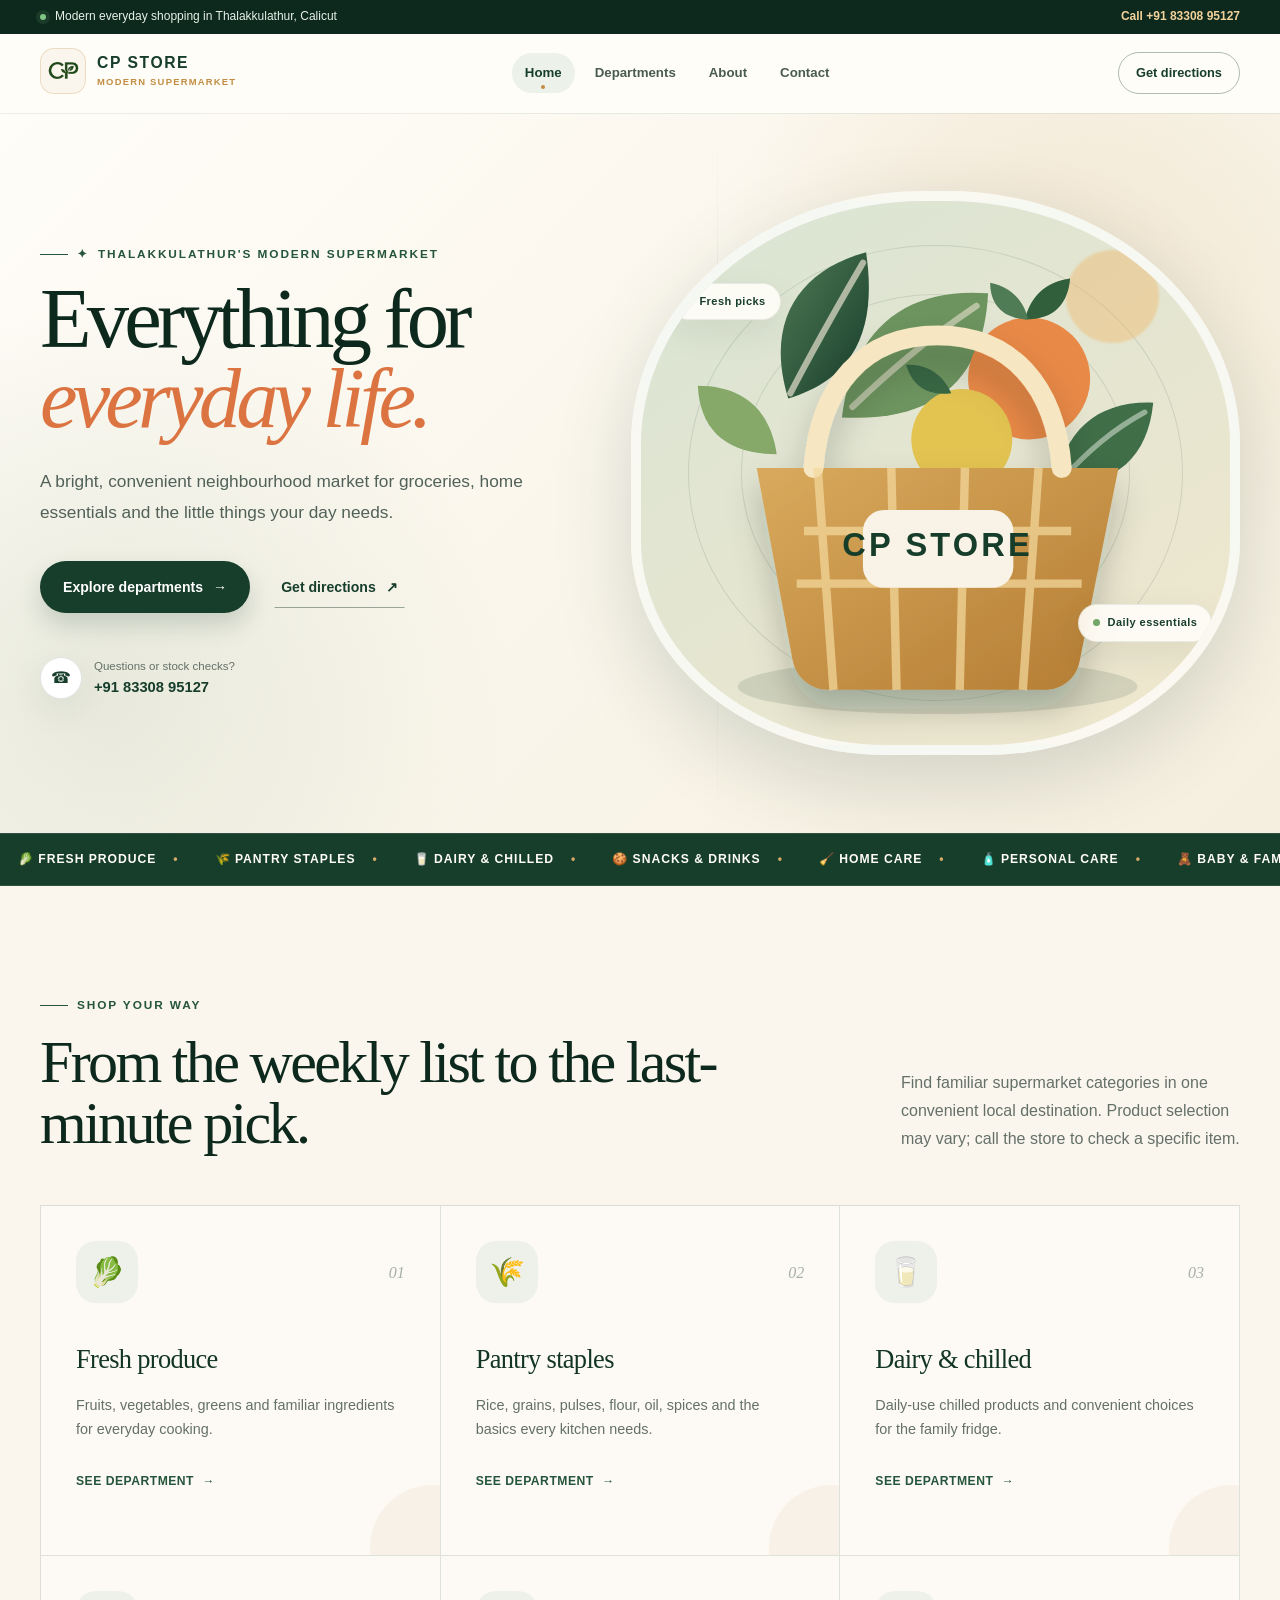
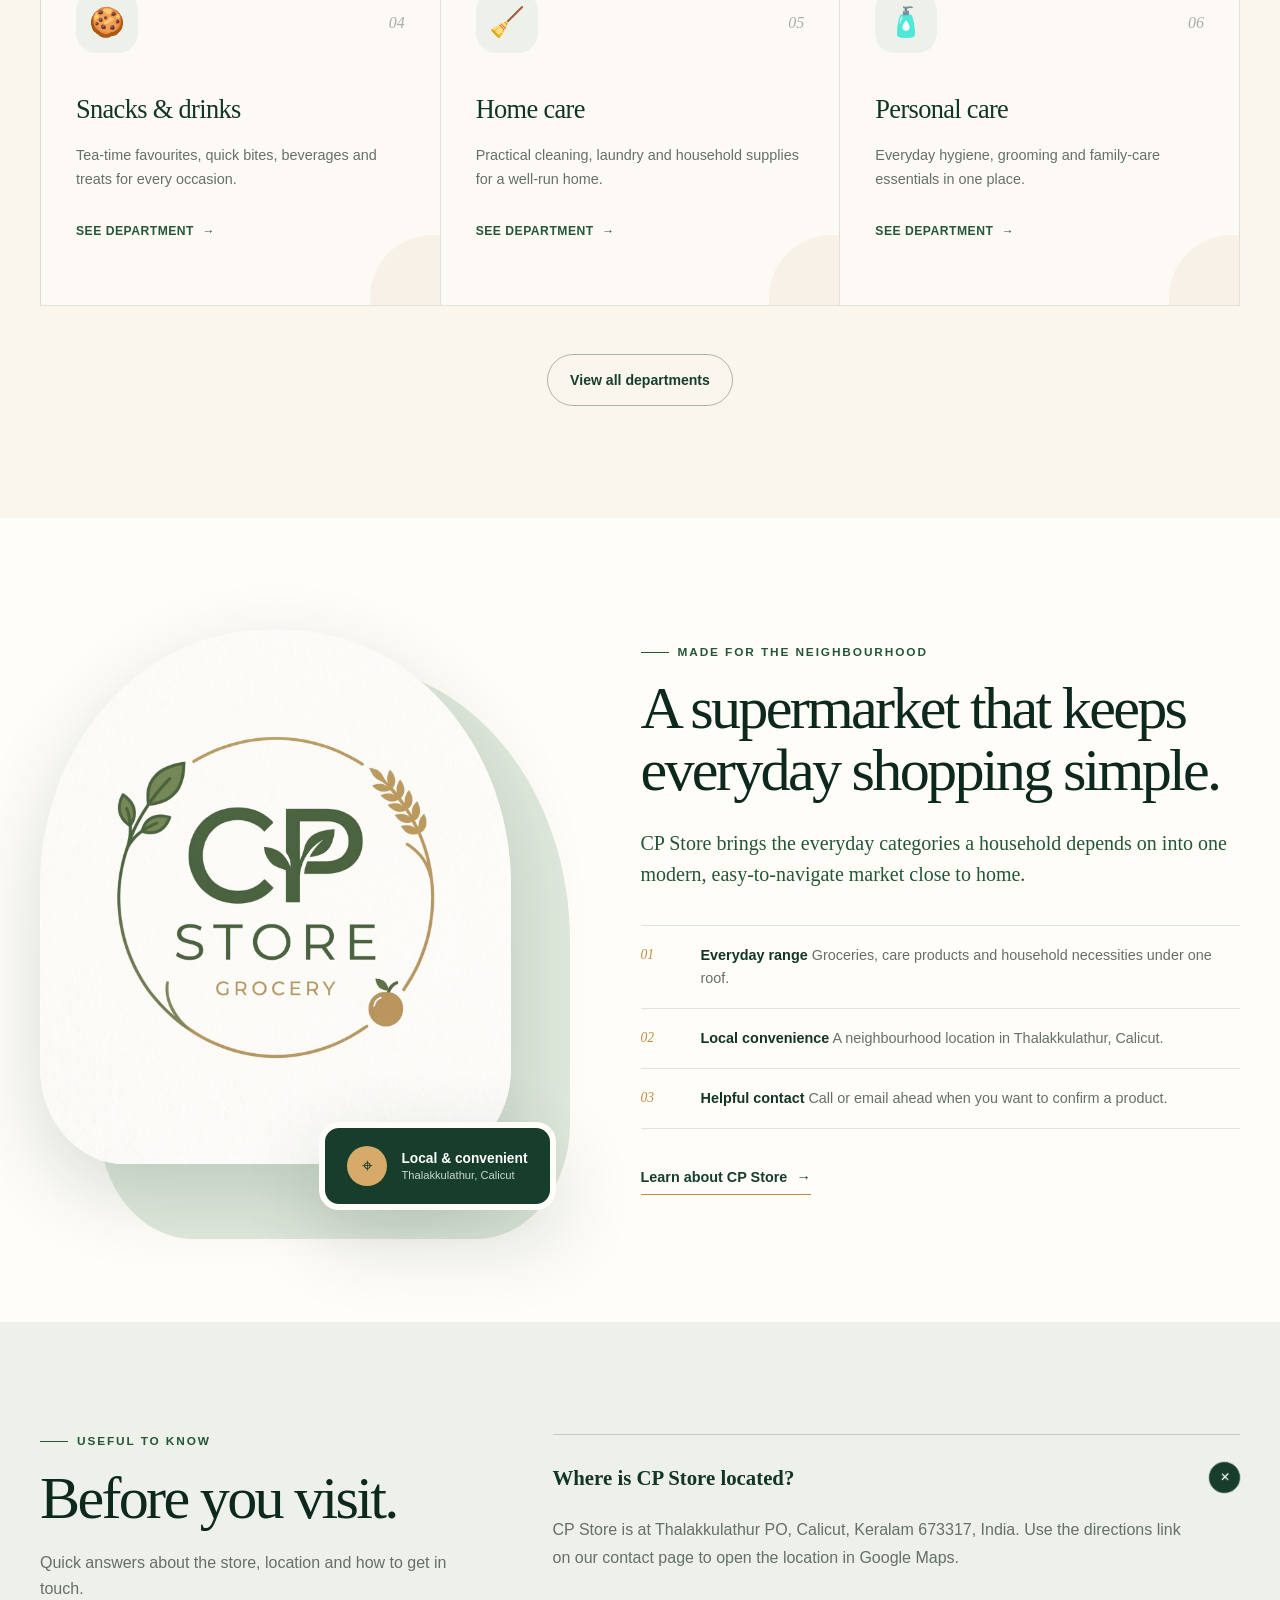
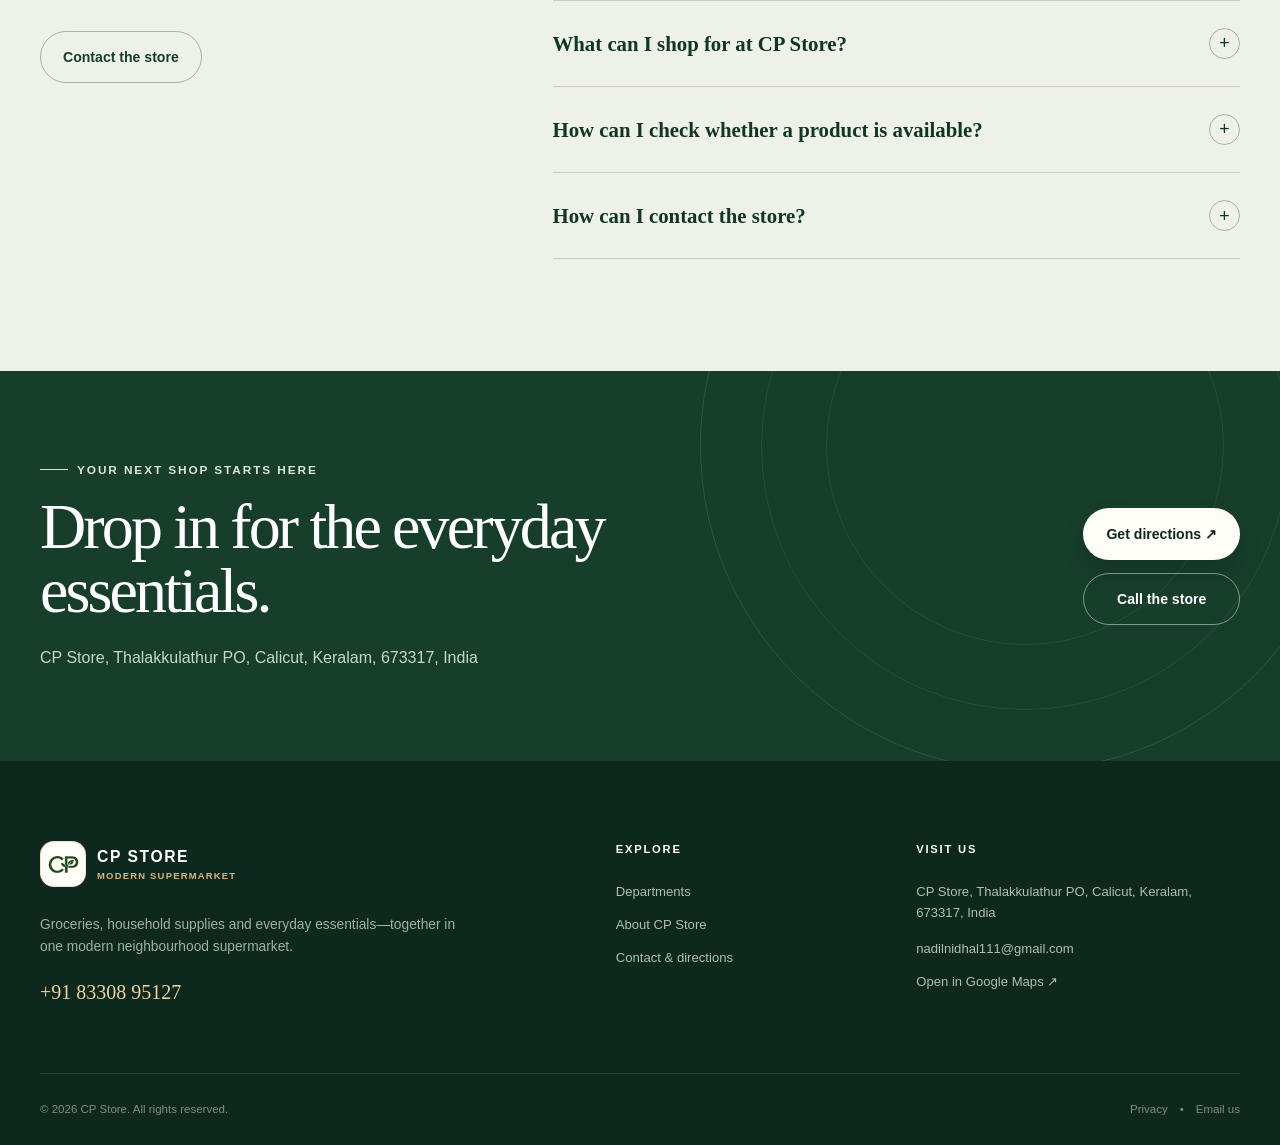
<file: index.html>
<!DOCTYPE html><html lang="en-IN"><head><meta charSet="utf-8" data-next-head=""/><meta charSet="utf-8"/><meta name="viewport" content="width=device-width" data-next-head=""/><title data-next-head="">CP Store | Modern Supermarket in Thalakkulathur, Calicut</title><meta name="description" content="A modern neighbourhood supermarket for groceries, fresh produce, household supplies, personal care and everyday essentials in Thalakkulathur, Calicut." data-next-head=""/><meta name="robots" content="index, follow, max-image-preview:large" data-next-head=""/><meta name="geo.region" content="IN-KL" data-next-head=""/><meta name="geo.placename" content="Thalakkulathur, Calicut" data-next-head=""/><meta property="og:type" content="website" data-next-head=""/><meta property="og:site_name" content="CP Store" data-next-head=""/><meta property="og:title" content="CP Store | Modern Supermarket in Thalakkulathur, Calicut" data-next-head=""/><meta property="og:description" content="A modern neighbourhood supermarket for groceries, fresh produce, household supplies, personal care and everyday essentials in Thalakkulathur, Calicut." data-next-head=""/><meta property="og:image" content="/og-image.jpg" data-next-head=""/><meta property="og:image:alt" content="CP Store grocery logo" data-next-head=""/><meta property="og:locale" content="en_IN" data-next-head=""/><meta name="twitter:card" content="summary_large_image" data-next-head=""/><meta name="twitter:title" content="CP Store | Modern Supermarket in Thalakkulathur, Calicut" data-next-head=""/><meta name="twitter:description" content="A modern neighbourhood supermarket for groceries, fresh produce, household supplies, personal care and everyday essentials in Thalakkulathur, Calicut." data-next-head=""/><meta name="twitter:image" content="/og-image.jpg" data-next-head=""/><meta name="application-name" content="CP Store" data-next-head=""/><meta name="theme-color" content="#173d2b" data-next-head=""/><link rel="preload" href="/cp-store-brand-icon.png" as="image" data-next-head=""/><meta name="theme-color" content="#173d2b"/><link rel="icon" href="/favicon.ico" sizes="any"/><link rel="icon" href="/favicon.svg" type="image/svg+xml"/><link rel="icon" href="/favicon-32x32.png" sizes="32x32" type="image/png"/><link rel="icon" href="/favicon-16x16.png" sizes="16x16" type="image/png"/><link rel="apple-touch-icon" href="/apple-touch-icon.png"/><link rel="manifest" href="/site.webmanifest"/><link rel="preload" href="/_next/static/css/439f723f5cde6723.css" as="style"/><script type="application/ld+json" data-next-head="">{"@context":"https://schema.org","@type":"GroceryStore","name":"CP Store","description":"A modern neighbourhood supermarket for groceries, fresh produce, household supplies, personal care and everyday essentials in Thalakkulathur, Calicut.","image":"/og-image.jpg","telephone":"+91 83308 95127","email":"nadilnidhal111@gmail.com","address":{"@type":"PostalAddress","streetAddress":"CP Store, Thalakkulathur PO","addressLocality":"Calicut","addressRegion":"Keralam","postalCode":"673317","addressCountry":"IN"}}</script><link rel="stylesheet" href="/_next/static/css/439f723f5cde6723.css" data-n-g=""/><noscript data-n-css=""></noscript><script defer="" noModule="" src="/_next/static/chunks/polyfills-42372ed130431b0a.js"></script><script src="/_next/static/chunks/webpack-09b169d897b4c080.js" defer=""></script><script src="/_next/static/chunks/framework-af66a490e913929a.js" defer=""></script><script src="/_next/static/chunks/main-cd07d1f18f82563a.js" defer=""></script><script src="/_next/static/chunks/pages/_app-c79ebf142b4edd5c.js" defer=""></script><script src="/_next/static/chunks/pages/index-87d8b305fa0c9067.js" defer=""></script><script src="/_next/static/hoqUWvlJEI3w8tI3HojJ3/_buildManifest.js" defer=""></script><script src="/_next/static/hoqUWvlJEI3w8tI3HojJ3/_ssgManifest.js" defer=""></script></head><body><link rel="preload" as="image" href="/cp-store-brand-icon.png"/><div id="__next"><a class="skip-link" href="#main-content">Skip to content</a><header class="site-header"><div class="utility-bar"><div class="shell utility-bar__inner"><p><span class="utility-dot" aria-hidden="true"></span>Modern everyday shopping in Thalakkulathur, Calicut</p><a href="tel:+918330895127" aria-label="Call CP Store at +91 83308 95127">Call <!-- -->+91 83308 95127</a></div></div><nav class="nav" aria-label="Main navigation"><div class="shell nav__inner"><a class="nav__logo" aria-label="CP Store home" href="/"><span class="brand "><span class="brand__mark "><img alt="" width="54" height="54" decoding="async" data-nimg="1" style="color:transparent" src="/cp-store-brand-icon.png"/></span><span class="brand__copy"><strong class="brand__name">CP STORE</strong><span class="brand__tag">Modern supermarket</span></span></span></a><div class="nav__links" aria-label="Primary"><a class="nav__link nav__link--active" aria-current="page" href="/">Home</a><a class="nav__link" href="/departments/">Departments</a><a class="nav__link" href="/about/">About</a><a class="nav__link" href="/contact/">Contact</a></div><div class="nav__actions"><a class="button button--small button--outline nav__directions" href="https://www.google.com/maps/search/?api=1&amp;query=CP%20Store%2C%20Thalakkulathur%20PO%2C%20Calicut%2C%20Keralam%2C%20673317%2C%20India" target="_blank" rel="noreferrer">Get directions</a><button class="menu-toggle" type="button" aria-label="Open menu" aria-expanded="false" aria-controls="mobile-menu"><span></span><span></span><span></span></button></div></div><div id="mobile-menu" class="mobile-menu"><div class="shell mobile-menu__inner"><a class="mobile-menu__link mobile-menu__link--active" href="/">Home<span aria-hidden="true">↗</span></a><a class="mobile-menu__link" href="/departments/">Departments<span aria-hidden="true">↗</span></a><a class="mobile-menu__link" href="/about/">About<span aria-hidden="true">↗</span></a><a class="mobile-menu__link" href="/contact/">Contact<span aria-hidden="true">↗</span></a><a class="button button--primary mobile-menu__cta" href="tel:+918330895127">Call the store</a></div></div></nav></header><main id="main-content"><section class="hero"><div class="hero__grain" aria-hidden="true"></div><div class="shell hero__grid"><div class="hero__content reveal-up"><p class="eyebrow"><span aria-hidden="true">✦</span> Thalakkulathur&#x27;s modern supermarket</p><h1>Everything for <em>everyday life.</em></h1><p class="hero__lead">A bright, convenient neighbourhood market for groceries, home essentials and the little things your day needs.</p><div class="hero__actions"><a class="button button--primary" href="/departments/">Explore departments <span aria-hidden="true">→</span></a><a class="button button--ghost" href="https://www.google.com/maps/search/?api=1&amp;query=CP%20Store%2C%20Thalakkulathur%20PO%2C%20Calicut%2C%20Keralam%2C%20673317%2C%20India" target="_blank" rel="noreferrer">Get directions <span aria-hidden="true">↗</span></a></div><div class="hero__contact"><div class="hero__contact-icon" aria-hidden="true">☎</div><div><span>Questions or stock checks?</span><a href="tel:+918330895127">+91 83308 95127</a></div></div></div><div class="hero__art reveal-up reveal-up--delay"><div class="store-visual" aria-label="Illustration of a CP Store grocery basket" role="img"><div class="store-visual__sun"></div><span class="floating-label floating-label--one">Fresh picks</span><span class="floating-label floating-label--two">Daily essentials</span><svg viewBox="0 0 560 500" class="store-visual__svg" aria-hidden="true"><defs><linearGradient id="basket" x1="0" y1="0" x2="1" y2="1"><stop offset="0" stop-color="#d9aa5d"></stop><stop offset="1" stop-color="#b47c33"></stop></linearGradient><linearGradient id="leaf" x1="0" y1="0" x2="1" y2="1"><stop offset="0" stop-color="#4f7b55"></stop><stop offset="1" stop-color="#173d2b"></stop></linearGradient><filter id="shadow" x="-20%" y="-20%" width="140%" height="160%"><feDropShadow dx="0" dy="18" stdDeviation="16" flood-color="#102b20" flood-opacity=".22"></feDropShadow></filter></defs><ellipse cx="282" cy="438" rx="190" ry="26" fill="#123326" opacity=".12"></ellipse><g class="illustration-float"><path d="M140 164c-22-71 8-121 74-139 10 68-7 119-74 139Z" fill="url(#leaf)"></path><path d="M142 159c24-46 42-78 69-124" fill="none" stroke="#f3ead9" stroke-width="6" stroke-linecap="round" opacity=".65"></path><path d="M191 182c10-83 59-124 139-118-4 79-47 123-139 118Z" fill="#6d945f"></path><path d="M201 172c45-43 78-69 118-96" fill="none" stroke="#f3ead9" stroke-width="6" stroke-linecap="round" opacity=".55"></path><circle cx="369" cy="145" r="58" fill="#e88947"></circle><path d="M365 89c5-22 20-36 43-39-2 23-14 39-43 39Z" fill="#315f3b"></path><path d="M368 89c-4-19-17-31-36-35 0 21 12 34 36 35Z" fill="#4f7b55"></path><circle cx="356" cy="129" r="9" fill="#f4b478" opacity=".55"></circle><path d="M395 247c6-53 40-81 92-79-5 51-34 79-92 79Z" fill="#3f6e47"></path><path d="M400 241c26-28 48-47 79-64" fill="none" stroke="#dce8d9" stroke-width="5" stroke-linecap="round" opacity=".55"></path><path d="M129 217c-6-42-32-65-75-65 2 42 27 65 75 65Z" fill="#86a969"></path><circle cx="305" cy="203" r="48" fill="#e3c451"></circle><path d="M295 159c-8-18-23-28-43-27 6 20 20 30 43 27Z" fill="#386744"></path></g><g filter="url(#shadow)"><path d="M110 230h344l-37 184c-3 16-17 27-33 27H178c-17 0-31-12-34-29l-34-182Z" fill="url(#basket)"></path><path d="M164 230c6-78 48-126 118-126 70 0 112 48 118 126" fill="none" stroke="#f6e6c2" stroke-width="19" stroke-linecap="round"></path><path d="M155 290h254M148 340h271M168 230l15 211M238 230l5 211M308 230l-5 211M378 230l-15 211" stroke="#f4d99d" stroke-width="8" opacity=".72"></path><rect x="211" y="270" width="143" height="74" rx="20" fill="#f8f2e7"></rect><text x="282" y="314" text-anchor="middle" fill="#173d2b" font-size="31" font-weight="800" font-family="Arial, sans-serif" letter-spacing="3">CP STORE</text></g></svg></div></div></div></section><div class="category-ticker" aria-label="Store categories"><div class="category-ticker__track"><span>🥬<!-- --> <!-- -->Fresh produce<!-- --> <i aria-hidden="true">•</i></span><span>🌾<!-- --> <!-- -->Pantry staples<!-- --> <i aria-hidden="true">•</i></span><span>🥛<!-- --> <!-- -->Dairy &amp; chilled<!-- --> <i aria-hidden="true">•</i></span><span>🍪<!-- --> <!-- -->Snacks &amp; drinks<!-- --> <i aria-hidden="true">•</i></span><span>🧹<!-- --> <!-- -->Home care<!-- --> <i aria-hidden="true">•</i></span><span>🧴<!-- --> <!-- -->Personal care<!-- --> <i aria-hidden="true">•</i></span><span>🧸<!-- --> <!-- -->Baby &amp; family<!-- --> <i aria-hidden="true">•</i></span><span>🛒<!-- --> <!-- -->Everyday convenience<!-- --> <i aria-hidden="true">•</i></span><span>🥬<!-- --> <!-- -->Fresh produce<!-- --> <i aria-hidden="true">•</i></span><span>🌾<!-- --> <!-- -->Pantry staples<!-- --> <i aria-hidden="true">•</i></span><span>🥛<!-- --> <!-- -->Dairy &amp; chilled<!-- --> <i aria-hidden="true">•</i></span><span>🍪<!-- --> <!-- -->Snacks &amp; drinks<!-- --> <i aria-hidden="true">•</i></span><span>🧹<!-- --> <!-- -->Home care<!-- --> <i aria-hidden="true">•</i></span><span>🧴<!-- --> <!-- -->Personal care<!-- --> <i aria-hidden="true">•</i></span><span>🧸<!-- --> <!-- -->Baby &amp; family<!-- --> <i aria-hidden="true">•</i></span><span>🛒<!-- --> <!-- -->Everyday convenience<!-- --> <i aria-hidden="true">•</i></span></div></div><section class="section section--cream" id="departments"><div class="shell"><div class="section-heading"><div><p class="eyebrow">Shop your way</p><h2>From the weekly list to the last-minute pick.</h2></div><p>Find familiar supermarket categories in one convenient local destination. Product selection may vary; call the store to check a specific item.</p></div><div class="department-grid"><article class="department-card"><div class="department-card__top"><span class="department-card__icon" aria-hidden="true">🥬</span><span class="department-card__number">01</span></div><h3>Fresh produce</h3><p>Fruits, vegetables, greens and familiar ingredients for everyday cooking.</p><a href="/departments/#fresh">See department <span aria-hidden="true">→</span></a></article><article class="department-card"><div class="department-card__top"><span class="department-card__icon" aria-hidden="true">🌾</span><span class="department-card__number">02</span></div><h3>Pantry staples</h3><p>Rice, grains, pulses, flour, oil, spices and the basics every kitchen needs.</p><a href="/departments/#pantry">See department <span aria-hidden="true">→</span></a></article><article class="department-card"><div class="department-card__top"><span class="department-card__icon" aria-hidden="true">🥛</span><span class="department-card__number">03</span></div><h3>Dairy &amp; chilled</h3><p>Daily-use chilled products and convenient choices for the family fridge.</p><a href="/departments/#dairy">See department <span aria-hidden="true">→</span></a></article><article class="department-card"><div class="department-card__top"><span class="department-card__icon" aria-hidden="true">🍪</span><span class="department-card__number">04</span></div><h3>Snacks &amp; drinks</h3><p>Tea-time favourites, quick bites, beverages and treats for every occasion.</p><a href="/departments/#snacks">See department <span aria-hidden="true">→</span></a></article><article class="department-card"><div class="department-card__top"><span class="department-card__icon" aria-hidden="true">🧹</span><span class="department-card__number">05</span></div><h3>Home care</h3><p>Practical cleaning, laundry and household supplies for a well-run home.</p><a href="/departments/#home">See department <span aria-hidden="true">→</span></a></article><article class="department-card"><div class="department-card__top"><span class="department-card__icon" aria-hidden="true">🧴</span><span class="department-card__number">06</span></div><h3>Personal care</h3><p>Everyday hygiene, grooming and family-care essentials in one place.</p><a href="/departments/#personal">See department <span aria-hidden="true">→</span></a></article></div><div class="section-action"><a class="button button--outline" href="/departments/">View all departments</a></div></div></section><section class="section experience"><div class="shell experience__grid"><div class="experience__visual"><div class="experience__image-frame"><img alt="CP Store Grocery emblem" loading="lazy" decoding="async" data-nimg="fill" style="position:absolute;height:100%;width:100%;left:0;top:0;right:0;bottom:0;color:transparent" src="/cp-store-original-logo.jpg"/></div><div class="experience__badge"><span aria-hidden="true">⌖</span><p><strong>Local &amp; convenient</strong>Thalakkulathur, Calicut</p></div></div><div class="experience__content"><p class="eyebrow">Made for the neighbourhood</p><h2>A supermarket that keeps everyday shopping simple.</h2><p class="experience__lead">CP Store brings the everyday categories a household depends on into one modern, easy-to-navigate market close to home.</p><div class="feature-list"><div><span>01</span><p><strong>Everyday range</strong> Groceries, care products and household necessities under one roof.</p></div><div><span>02</span><p><strong>Local convenience</strong> A neighbourhood location in Thalakkulathur, Calicut.</p></div><div><span>03</span><p><strong>Helpful contact</strong> Call or email ahead when you want to confirm a product.</p></div></div><a class="text-link" href="/about/">Learn about CP Store <span aria-hidden="true">→</span></a></div></div></section><section class="section section--soft faq-section"><div class="shell faq-grid"><div class="faq-intro"><p class="eyebrow">Useful to know</p><h2>Before you visit.</h2><p>Quick answers about the store, location and how to get in touch.</p><a class="button button--outline" href="/contact/">Contact the store</a></div><div class="faq-list"><details open=""><summary>Where is CP Store located?<span aria-hidden="true">+</span></summary><p>CP Store is at Thalakkulathur PO, Calicut, Keralam 673317, India. Use the directions link on our contact page to open the location in Google Maps.</p></details><details><summary>What can I shop for at CP Store?<span aria-hidden="true">+</span></summary><p>CP Store is a modern supermarket for groceries, fresh produce, pantry staples, dairy, snacks, drinks, home care, personal care and other everyday necessities.</p></details><details><summary>How can I check whether a product is available?<span aria-hidden="true">+</span></summary><p>Please call +91 83308 95127 or email nadilnidhal111@gmail.com before visiting. The team can help with current product availability.</p></details><details><summary>How can I contact the store?<span aria-hidden="true">+</span></summary><p>Call +91 83308 95127 or email nadilnidhal111@gmail.com. You can also find all contact details on the Contact page.</p></details></div></div></section><section class="visit-band"><div class="visit-band__shape" aria-hidden="true"></div><div class="shell visit-band__inner"><div><p class="eyebrow eyebrow--light">Your next shop starts here</p><h2>Drop in for the everyday essentials.</h2><p>CP Store, Thalakkulathur PO, Calicut, Keralam, 673317, India</p></div><div class="visit-band__actions"><a class="button button--light" href="https://www.google.com/maps/search/?api=1&amp;query=CP%20Store%2C%20Thalakkulathur%20PO%2C%20Calicut%2C%20Keralam%2C%20673317%2C%20India" target="_blank" rel="noreferrer">Get directions ↗</a><a class="button button--line-light" href="tel:+918330895127">Call the store</a></div></div></section></main><footer class="footer"><div class="shell footer__main"><div class="footer__intro"><a aria-label="CP Store home" href="/"><span class="brand "><span class="brand__mark brand__mark--light"><img alt="" width="54" height="54" decoding="async" data-nimg="1" style="color:transparent" src="/cp-store-brand-icon.png"/></span><span class="brand__copy"><strong class="brand__name brand__name--light">CP STORE</strong><span class="brand__tag brand__tag--light">Modern supermarket</span></span></span></a><p>Groceries, household supplies and everyday essentials—together in one modern neighbourhood supermarket.</p><a class="footer__call" href="tel:+918330895127">+91 83308 95127</a></div><div class="footer__column"><h2>Explore</h2><a href="/departments/">Departments</a><a href="/about/">About CP Store</a><a href="/contact/">Contact &amp; directions</a></div><div class="footer__column footer__contact"><h2>Visit us</h2><address>CP Store, Thalakkulathur PO, Calicut, Keralam, 673317, India</address><a href="mailto:nadilnidhal111@gmail.com">nadilnidhal111@gmail.com</a><a href="https://www.google.com/maps/search/?api=1&amp;query=CP%20Store%2C%20Thalakkulathur%20PO%2C%20Calicut%2C%20Keralam%2C%20673317%2C%20India" target="_blank" rel="noreferrer">Open in Google Maps ↗</a></div></div><div class="shell footer__bottom"><p>© <!-- -->2026<!-- --> CP Store. All rights reserved.</p><div><a href="/privacy/">Privacy</a><span aria-hidden="true">•</span><a href="mailto:nadilnidhal111@gmail.com">Email us</a></div></div></footer></div><script id="__NEXT_DATA__" type="application/json">{"props":{"pageProps":{}},"page":"/","query":{},"buildId":"hoqUWvlJEI3w8tI3HojJ3","nextExport":true,"autoExport":true,"isFallback":false,"scriptLoader":[]}</script></body></html>
</file>
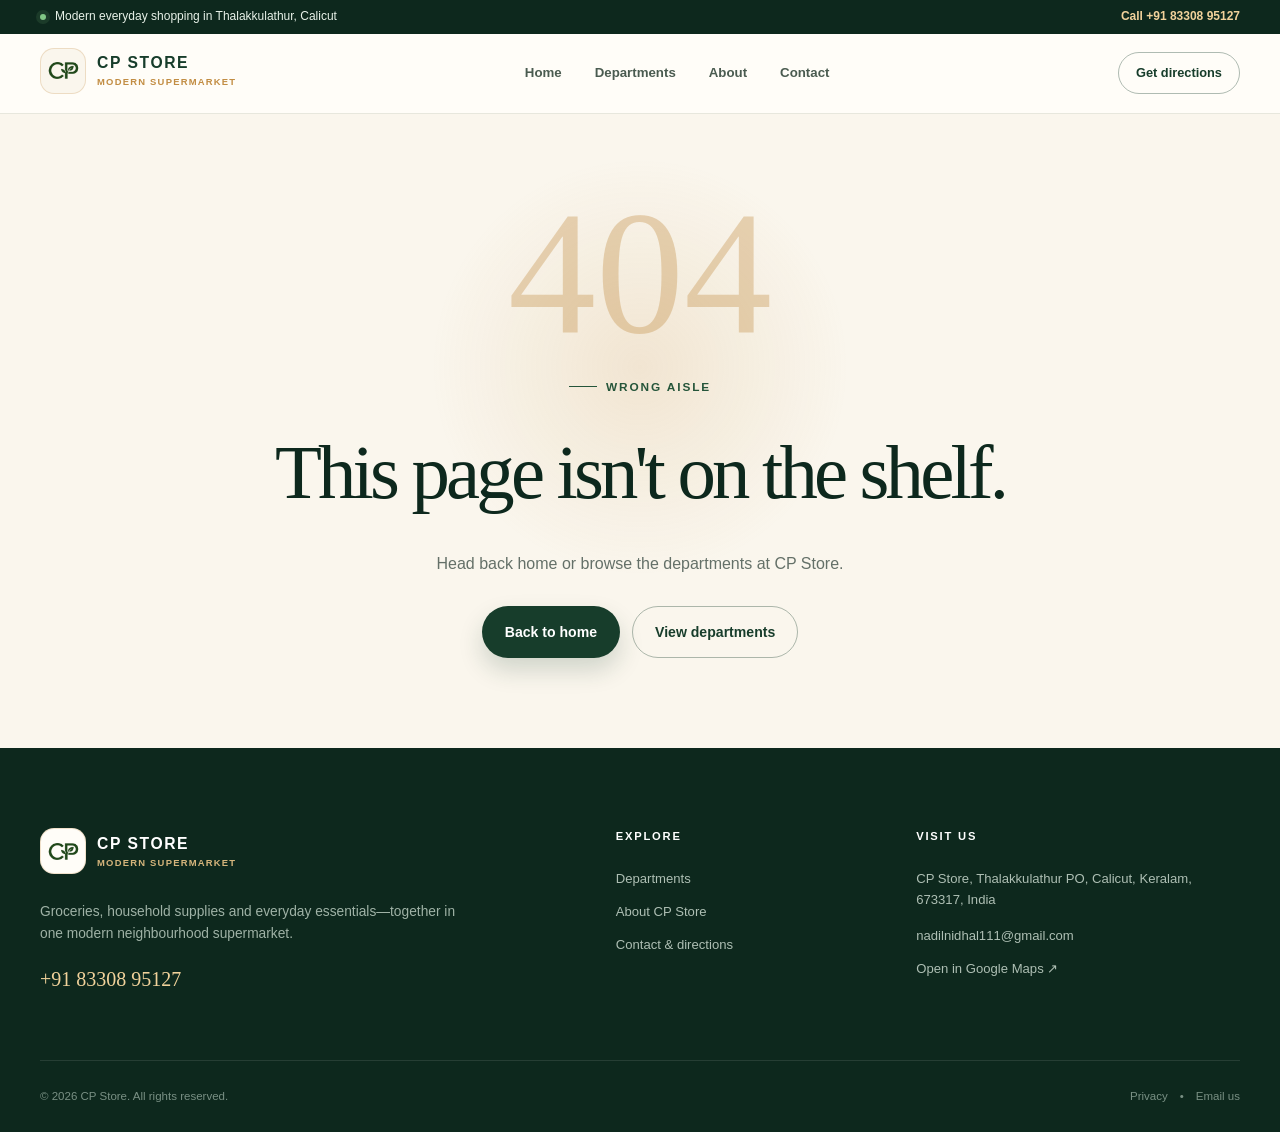
<file: 404/index.html>
<!DOCTYPE html><html lang="en-IN"><head><meta charSet="utf-8" data-next-head=""/><meta charSet="utf-8"/><meta name="viewport" content="width=device-width" data-next-head=""/><title data-next-head="">Page Not Found | CP Store</title><meta name="description" content="The requested CP Store page could not be found." data-next-head=""/><meta name="robots" content="index, follow, max-image-preview:large" data-next-head=""/><meta name="geo.region" content="IN-KL" data-next-head=""/><meta name="geo.placename" content="Thalakkulathur, Calicut" data-next-head=""/><meta property="og:type" content="website" data-next-head=""/><meta property="og:site_name" content="CP Store" data-next-head=""/><meta property="og:title" content="Page Not Found | CP Store" data-next-head=""/><meta property="og:description" content="The requested CP Store page could not be found." data-next-head=""/><meta property="og:image" content="/og-image.jpg" data-next-head=""/><meta property="og:image:alt" content="CP Store grocery logo" data-next-head=""/><meta property="og:locale" content="en_IN" data-next-head=""/><meta name="twitter:card" content="summary_large_image" data-next-head=""/><meta name="twitter:title" content="Page Not Found | CP Store" data-next-head=""/><meta name="twitter:description" content="The requested CP Store page could not be found." data-next-head=""/><meta name="twitter:image" content="/og-image.jpg" data-next-head=""/><meta name="application-name" content="CP Store" data-next-head=""/><meta name="theme-color" content="#173d2b" data-next-head=""/><link rel="preload" href="/cp-store-brand-icon.png" as="image" data-next-head=""/><meta name="theme-color" content="#173d2b"/><link rel="icon" href="/favicon.ico" sizes="any"/><link rel="icon" href="/favicon.svg" type="image/svg+xml"/><link rel="icon" href="/favicon-32x32.png" sizes="32x32" type="image/png"/><link rel="icon" href="/favicon-16x16.png" sizes="16x16" type="image/png"/><link rel="apple-touch-icon" href="/apple-touch-icon.png"/><link rel="manifest" href="/site.webmanifest"/><link rel="preload" href="/_next/static/css/439f723f5cde6723.css" as="style"/><script type="application/ld+json" data-next-head="">{"@context":"https://schema.org","@type":"GroceryStore","name":"CP Store","description":"A modern neighbourhood supermarket for groceries, fresh produce, household supplies, personal care and everyday essentials in Thalakkulathur, Calicut.","image":"/og-image.jpg","telephone":"+91 83308 95127","email":"nadilnidhal111@gmail.com","address":{"@type":"PostalAddress","streetAddress":"CP Store, Thalakkulathur PO","addressLocality":"Calicut","addressRegion":"Keralam","postalCode":"673317","addressCountry":"IN"}}</script><link rel="stylesheet" href="/_next/static/css/439f723f5cde6723.css" data-n-g=""/><noscript data-n-css=""></noscript><script defer="" noModule="" src="/_next/static/chunks/polyfills-42372ed130431b0a.js"></script><script src="/_next/static/chunks/webpack-09b169d897b4c080.js" defer=""></script><script src="/_next/static/chunks/framework-af66a490e913929a.js" defer=""></script><script src="/_next/static/chunks/main-cd07d1f18f82563a.js" defer=""></script><script src="/_next/static/chunks/pages/_app-c79ebf142b4edd5c.js" defer=""></script><script src="/_next/static/chunks/pages/404-878eac6f692a71ad.js" defer=""></script><script src="/_next/static/hoqUWvlJEI3w8tI3HojJ3/_buildManifest.js" defer=""></script><script src="/_next/static/hoqUWvlJEI3w8tI3HojJ3/_ssgManifest.js" defer=""></script></head><body><link rel="preload" as="image" href="/cp-store-brand-icon.png"/><div id="__next"><a class="skip-link" href="#main-content">Skip to content</a><header class="site-header"><div class="utility-bar"><div class="shell utility-bar__inner"><p><span class="utility-dot" aria-hidden="true"></span>Modern everyday shopping in Thalakkulathur, Calicut</p><a href="tel:+918330895127" aria-label="Call CP Store at +91 83308 95127">Call <!-- -->+91 83308 95127</a></div></div><nav class="nav" aria-label="Main navigation"><div class="shell nav__inner"><a class="nav__logo" aria-label="CP Store home" href="/"><span class="brand "><span class="brand__mark "><img alt="" width="54" height="54" decoding="async" data-nimg="1" style="color:transparent" src="/cp-store-brand-icon.png"/></span><span class="brand__copy"><strong class="brand__name">CP STORE</strong><span class="brand__tag">Modern supermarket</span></span></span></a><div class="nav__links" aria-label="Primary"><a class="nav__link" href="/">Home</a><a class="nav__link" href="/departments/">Departments</a><a class="nav__link" href="/about/">About</a><a class="nav__link" href="/contact/">Contact</a></div><div class="nav__actions"><a class="button button--small button--outline nav__directions" href="https://www.google.com/maps/search/?api=1&amp;query=CP%20Store%2C%20Thalakkulathur%20PO%2C%20Calicut%2C%20Keralam%2C%20673317%2C%20India" target="_blank" rel="noreferrer">Get directions</a><button class="menu-toggle" type="button" aria-label="Open menu" aria-expanded="false" aria-controls="mobile-menu"><span></span><span></span><span></span></button></div></div><div id="mobile-menu" class="mobile-menu"><div class="shell mobile-menu__inner"><a class="mobile-menu__link" href="/">Home<span aria-hidden="true">↗</span></a><a class="mobile-menu__link" href="/departments/">Departments<span aria-hidden="true">↗</span></a><a class="mobile-menu__link" href="/about/">About<span aria-hidden="true">↗</span></a><a class="mobile-menu__link" href="/contact/">Contact<span aria-hidden="true">↗</span></a><a class="button button--primary mobile-menu__cta" href="tel:+918330895127">Call the store</a></div></div></nav></header><main id="main-content"><section class="not-found"><div class="shell not-found__inner"><span>404</span><p class="eyebrow">Wrong aisle</p><h1>This page isn&#x27;t on the shelf.</h1><p>Head back home or browse the departments at CP Store.</p><div><a class="button button--primary" href="/">Back to home</a><a class="button button--outline" href="/departments/">View departments</a></div></div></section></main><footer class="footer"><div class="shell footer__main"><div class="footer__intro"><a aria-label="CP Store home" href="/"><span class="brand "><span class="brand__mark brand__mark--light"><img alt="" width="54" height="54" decoding="async" data-nimg="1" style="color:transparent" src="/cp-store-brand-icon.png"/></span><span class="brand__copy"><strong class="brand__name brand__name--light">CP STORE</strong><span class="brand__tag brand__tag--light">Modern supermarket</span></span></span></a><p>Groceries, household supplies and everyday essentials—together in one modern neighbourhood supermarket.</p><a class="footer__call" href="tel:+918330895127">+91 83308 95127</a></div><div class="footer__column"><h2>Explore</h2><a href="/departments/">Departments</a><a href="/about/">About CP Store</a><a href="/contact/">Contact &amp; directions</a></div><div class="footer__column footer__contact"><h2>Visit us</h2><address>CP Store, Thalakkulathur PO, Calicut, Keralam, 673317, India</address><a href="mailto:nadilnidhal111@gmail.com">nadilnidhal111@gmail.com</a><a href="https://www.google.com/maps/search/?api=1&amp;query=CP%20Store%2C%20Thalakkulathur%20PO%2C%20Calicut%2C%20Keralam%2C%20673317%2C%20India" target="_blank" rel="noreferrer">Open in Google Maps ↗</a></div></div><div class="shell footer__bottom"><p>© <!-- -->2026<!-- --> CP Store. All rights reserved.</p><div><a href="/privacy/">Privacy</a><span aria-hidden="true">•</span><a href="mailto:nadilnidhal111@gmail.com">Email us</a></div></div></footer></div><script id="__NEXT_DATA__" type="application/json">{"props":{"pageProps":{}},"page":"/404","query":{},"buildId":"hoqUWvlJEI3w8tI3HojJ3","nextExport":true,"autoExport":true,"isFallback":false,"scriptLoader":[]}</script></body></html>
</file>
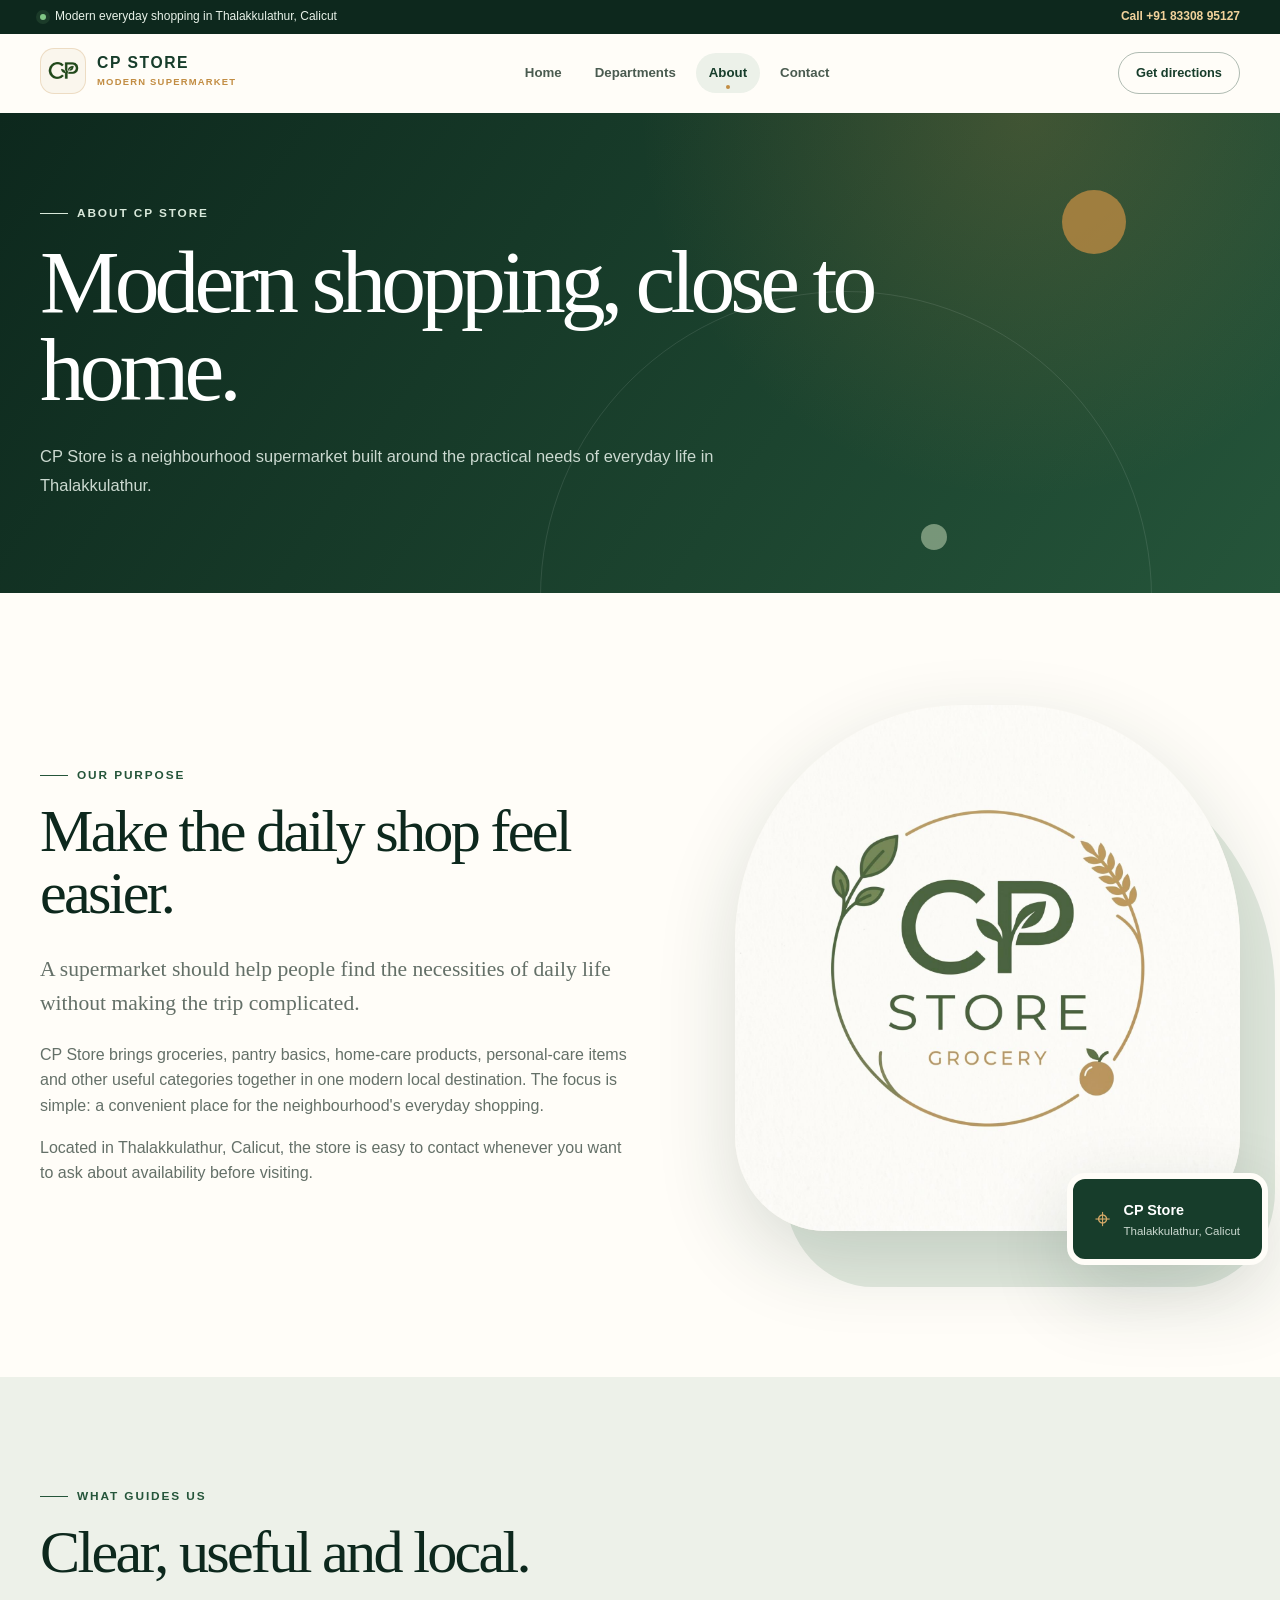
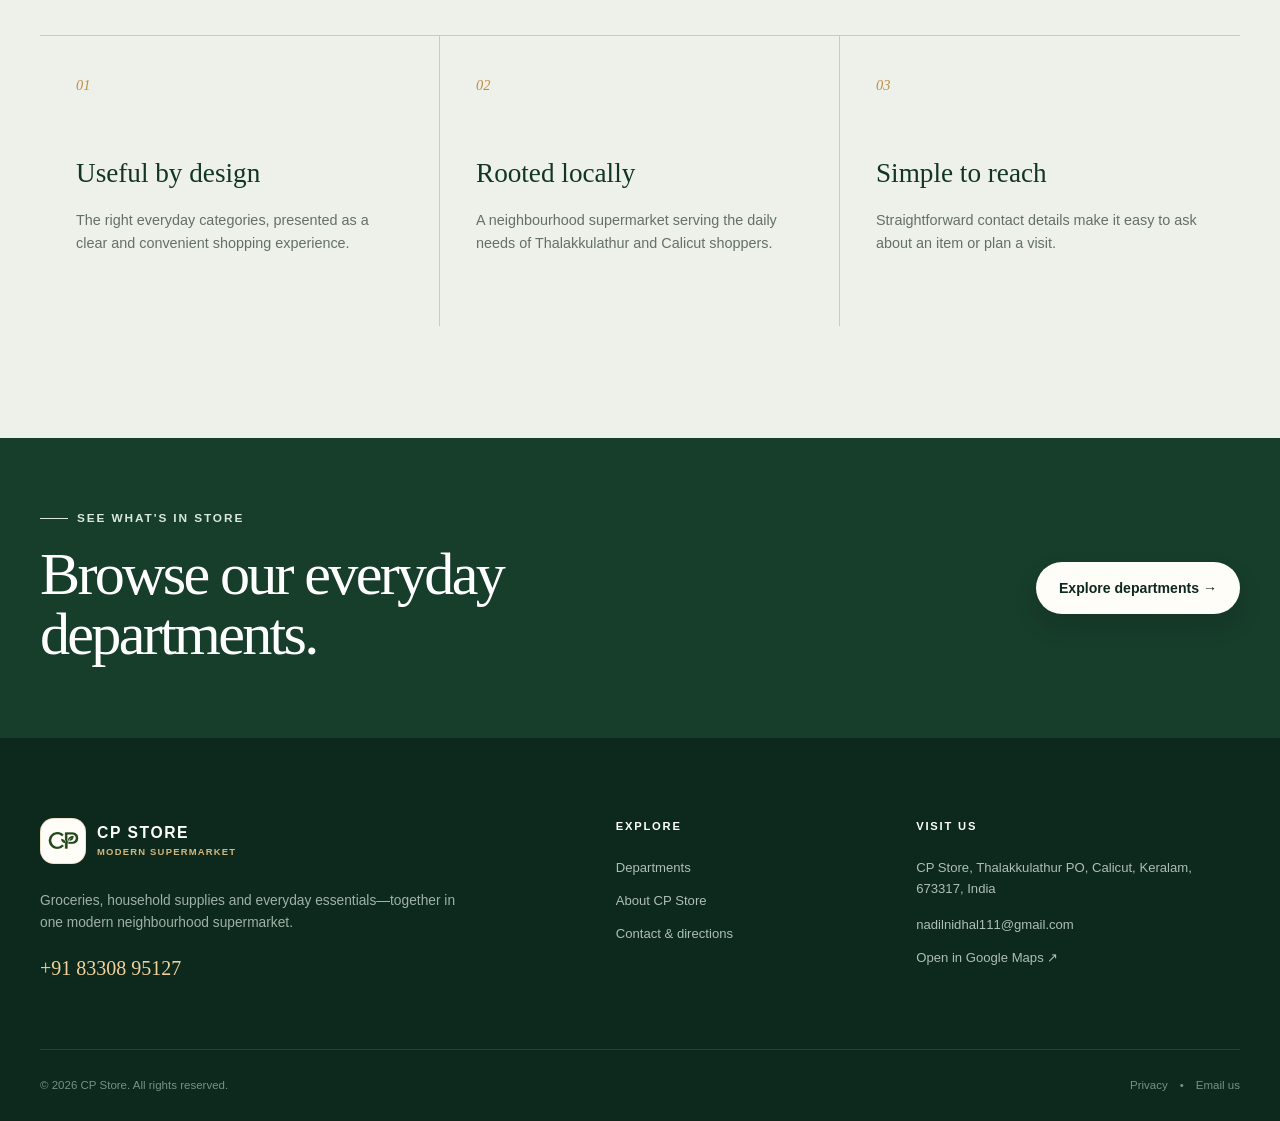
<file: about/index.html>
<!DOCTYPE html><html lang="en-IN"><head><meta charSet="utf-8" data-next-head=""/><meta charSet="utf-8"/><meta name="viewport" content="width=device-width" data-next-head=""/><title data-next-head="">About Us | CP Store</title><meta name="description" content="Learn about CP Store, a modern neighbourhood supermarket for everyday groceries and household essentials in Thalakkulathur, Calicut." data-next-head=""/><meta name="robots" content="index, follow, max-image-preview:large" data-next-head=""/><meta name="geo.region" content="IN-KL" data-next-head=""/><meta name="geo.placename" content="Thalakkulathur, Calicut" data-next-head=""/><meta property="og:type" content="website" data-next-head=""/><meta property="og:site_name" content="CP Store" data-next-head=""/><meta property="og:title" content="About Us | CP Store" data-next-head=""/><meta property="og:description" content="Learn about CP Store, a modern neighbourhood supermarket for everyday groceries and household essentials in Thalakkulathur, Calicut." data-next-head=""/><meta property="og:image" content="/og-image.jpg" data-next-head=""/><meta property="og:image:alt" content="CP Store grocery logo" data-next-head=""/><meta property="og:locale" content="en_IN" data-next-head=""/><meta name="twitter:card" content="summary_large_image" data-next-head=""/><meta name="twitter:title" content="About Us | CP Store" data-next-head=""/><meta name="twitter:description" content="Learn about CP Store, a modern neighbourhood supermarket for everyday groceries and household essentials in Thalakkulathur, Calicut." data-next-head=""/><meta name="twitter:image" content="/og-image.jpg" data-next-head=""/><meta name="application-name" content="CP Store" data-next-head=""/><meta name="theme-color" content="#173d2b" data-next-head=""/><link rel="preload" href="/cp-store-brand-icon.png" as="image" data-next-head=""/><meta name="theme-color" content="#173d2b"/><link rel="icon" href="/favicon.ico" sizes="any"/><link rel="icon" href="/favicon.svg" type="image/svg+xml"/><link rel="icon" href="/favicon-32x32.png" sizes="32x32" type="image/png"/><link rel="icon" href="/favicon-16x16.png" sizes="16x16" type="image/png"/><link rel="apple-touch-icon" href="/apple-touch-icon.png"/><link rel="manifest" href="/site.webmanifest"/><link rel="preload" href="/_next/static/css/439f723f5cde6723.css" as="style"/><script type="application/ld+json" data-next-head="">{"@context":"https://schema.org","@type":"GroceryStore","name":"CP Store","description":"A modern neighbourhood supermarket for groceries, fresh produce, household supplies, personal care and everyday essentials in Thalakkulathur, Calicut.","image":"/og-image.jpg","telephone":"+91 83308 95127","email":"nadilnidhal111@gmail.com","address":{"@type":"PostalAddress","streetAddress":"CP Store, Thalakkulathur PO","addressLocality":"Calicut","addressRegion":"Keralam","postalCode":"673317","addressCountry":"IN"}}</script><link rel="stylesheet" href="/_next/static/css/439f723f5cde6723.css" data-n-g=""/><noscript data-n-css=""></noscript><script defer="" noModule="" src="/_next/static/chunks/polyfills-42372ed130431b0a.js"></script><script src="/_next/static/chunks/webpack-09b169d897b4c080.js" defer=""></script><script src="/_next/static/chunks/framework-af66a490e913929a.js" defer=""></script><script src="/_next/static/chunks/main-cd07d1f18f82563a.js" defer=""></script><script src="/_next/static/chunks/pages/_app-c79ebf142b4edd5c.js" defer=""></script><script src="/_next/static/chunks/pages/about-1a0ab5d8251437eb.js" defer=""></script><script src="/_next/static/hoqUWvlJEI3w8tI3HojJ3/_buildManifest.js" defer=""></script><script src="/_next/static/hoqUWvlJEI3w8tI3HojJ3/_ssgManifest.js" defer=""></script></head><body><link rel="preload" as="image" href="/cp-store-brand-icon.png"/><div id="__next"><a class="skip-link" href="#main-content">Skip to content</a><header class="site-header"><div class="utility-bar"><div class="shell utility-bar__inner"><p><span class="utility-dot" aria-hidden="true"></span>Modern everyday shopping in Thalakkulathur, Calicut</p><a href="tel:+918330895127" aria-label="Call CP Store at +91 83308 95127">Call <!-- -->+91 83308 95127</a></div></div><nav class="nav" aria-label="Main navigation"><div class="shell nav__inner"><a class="nav__logo" aria-label="CP Store home" href="/"><span class="brand "><span class="brand__mark "><img alt="" width="54" height="54" decoding="async" data-nimg="1" style="color:transparent" src="/cp-store-brand-icon.png"/></span><span class="brand__copy"><strong class="brand__name">CP STORE</strong><span class="brand__tag">Modern supermarket</span></span></span></a><div class="nav__links" aria-label="Primary"><a class="nav__link" href="/">Home</a><a class="nav__link" href="/departments/">Departments</a><a class="nav__link nav__link--active" aria-current="page" href="/about/">About</a><a class="nav__link" href="/contact/">Contact</a></div><div class="nav__actions"><a class="button button--small button--outline nav__directions" href="https://www.google.com/maps/search/?api=1&amp;query=CP%20Store%2C%20Thalakkulathur%20PO%2C%20Calicut%2C%20Keralam%2C%20673317%2C%20India" target="_blank" rel="noreferrer">Get directions</a><button class="menu-toggle" type="button" aria-label="Open menu" aria-expanded="false" aria-controls="mobile-menu"><span></span><span></span><span></span></button></div></div><div id="mobile-menu" class="mobile-menu"><div class="shell mobile-menu__inner"><a class="mobile-menu__link" href="/">Home<span aria-hidden="true">↗</span></a><a class="mobile-menu__link" href="/departments/">Departments<span aria-hidden="true">↗</span></a><a class="mobile-menu__link mobile-menu__link--active" href="/about/">About<span aria-hidden="true">↗</span></a><a class="mobile-menu__link" href="/contact/">Contact<span aria-hidden="true">↗</span></a><a class="button button--primary mobile-menu__cta" href="tel:+918330895127">Call the store</a></div></div></nav></header><main id="main-content"><section class="page-hero"><div class="page-hero__orb page-hero__orb--one" aria-hidden="true"></div><div class="page-hero__orb page-hero__orb--two" aria-hidden="true"></div><div class="shell page-hero__inner reveal-up"><p class="eyebrow eyebrow--light">About CP Store</p><h1>Modern shopping, close to home.</h1><p class="page-hero__description">CP Store is a neighbourhood supermarket built around the practical needs of everyday life in Thalakkulathur.</p></div></section><section class="section about-story"><div class="shell about-story__grid"><div class="about-story__copy"><p class="eyebrow">Our purpose</p><h2>Make the daily shop feel easier.</h2><p class="about-story__lead">A supermarket should help people find the necessities of daily life without making the trip complicated.</p><p>CP Store brings groceries, pantry basics, home-care products, personal-care items and other useful categories together in one modern local destination. The focus is simple: a convenient place for the neighbourhood&#x27;s everyday shopping.</p><p>Located in Thalakkulathur, Calicut, the store is easy to contact whenever you want to ask about availability before visiting.</p></div><div class="about-story__visual"><div class="about-story__logo-card"><img alt="CP Store Grocery logo" loading="lazy" decoding="async" data-nimg="fill" style="position:absolute;height:100%;width:100%;left:0;top:0;right:0;bottom:0;color:transparent" src="/CP store logo.jpeg"/></div><div class="about-story__caption"><span aria-hidden="true">⌖</span><p><strong>CP Store</strong>Thalakkulathur<!-- -->, <!-- -->Calicut</p></div></div></div></section><section class="section section--soft values-section"><div class="shell"><div class="section-heading section-heading--compact"><div><p class="eyebrow">What guides us</p><h2>Clear, useful and local.</h2></div></div><div class="values-grid"><article><span>01</span><h3>Useful by design</h3><p>The right everyday categories, presented as a clear and convenient shopping experience.</p></article><article><span>02</span><h3>Rooted locally</h3><p>A neighbourhood supermarket serving the daily needs of Thalakkulathur and Calicut shoppers.</p></article><article><span>03</span><h3>Simple to reach</h3><p>Straightforward contact details make it easy to ask about an item or plan a visit.</p></article></div></div></section><section class="mini-cta"><div class="shell mini-cta__inner"><div><p class="eyebrow eyebrow--light">See what&#x27;s in store</p><h2>Browse our everyday departments.</h2></div><a class="button button--light" href="/departments/">Explore departments →</a></div></section></main><footer class="footer"><div class="shell footer__main"><div class="footer__intro"><a aria-label="CP Store home" href="/"><span class="brand "><span class="brand__mark brand__mark--light"><img alt="" width="54" height="54" decoding="async" data-nimg="1" style="color:transparent" src="/cp-store-brand-icon.png"/></span><span class="brand__copy"><strong class="brand__name brand__name--light">CP STORE</strong><span class="brand__tag brand__tag--light">Modern supermarket</span></span></span></a><p>Groceries, household supplies and everyday essentials—together in one modern neighbourhood supermarket.</p><a class="footer__call" href="tel:+918330895127">+91 83308 95127</a></div><div class="footer__column"><h2>Explore</h2><a href="/departments/">Departments</a><a href="/about/">About CP Store</a><a href="/contact/">Contact &amp; directions</a></div><div class="footer__column footer__contact"><h2>Visit us</h2><address>CP Store, Thalakkulathur PO, Calicut, Keralam, 673317, India</address><a href="mailto:nadilnidhal111@gmail.com">nadilnidhal111@gmail.com</a><a href="https://www.google.com/maps/search/?api=1&amp;query=CP%20Store%2C%20Thalakkulathur%20PO%2C%20Calicut%2C%20Keralam%2C%20673317%2C%20India" target="_blank" rel="noreferrer">Open in Google Maps ↗</a></div></div><div class="shell footer__bottom"><p>© <!-- -->2026<!-- --> CP Store. All rights reserved.</p><div><a href="/privacy/">Privacy</a><span aria-hidden="true">•</span><a href="mailto:nadilnidhal111@gmail.com">Email us</a></div></div></footer></div><script id="__NEXT_DATA__" type="application/json">{"props":{"pageProps":{}},"page":"/about","query":{},"buildId":"hoqUWvlJEI3w8tI3HojJ3","nextExport":true,"autoExport":true,"isFallback":false,"scriptLoader":[]}</script></body></html>
</file>
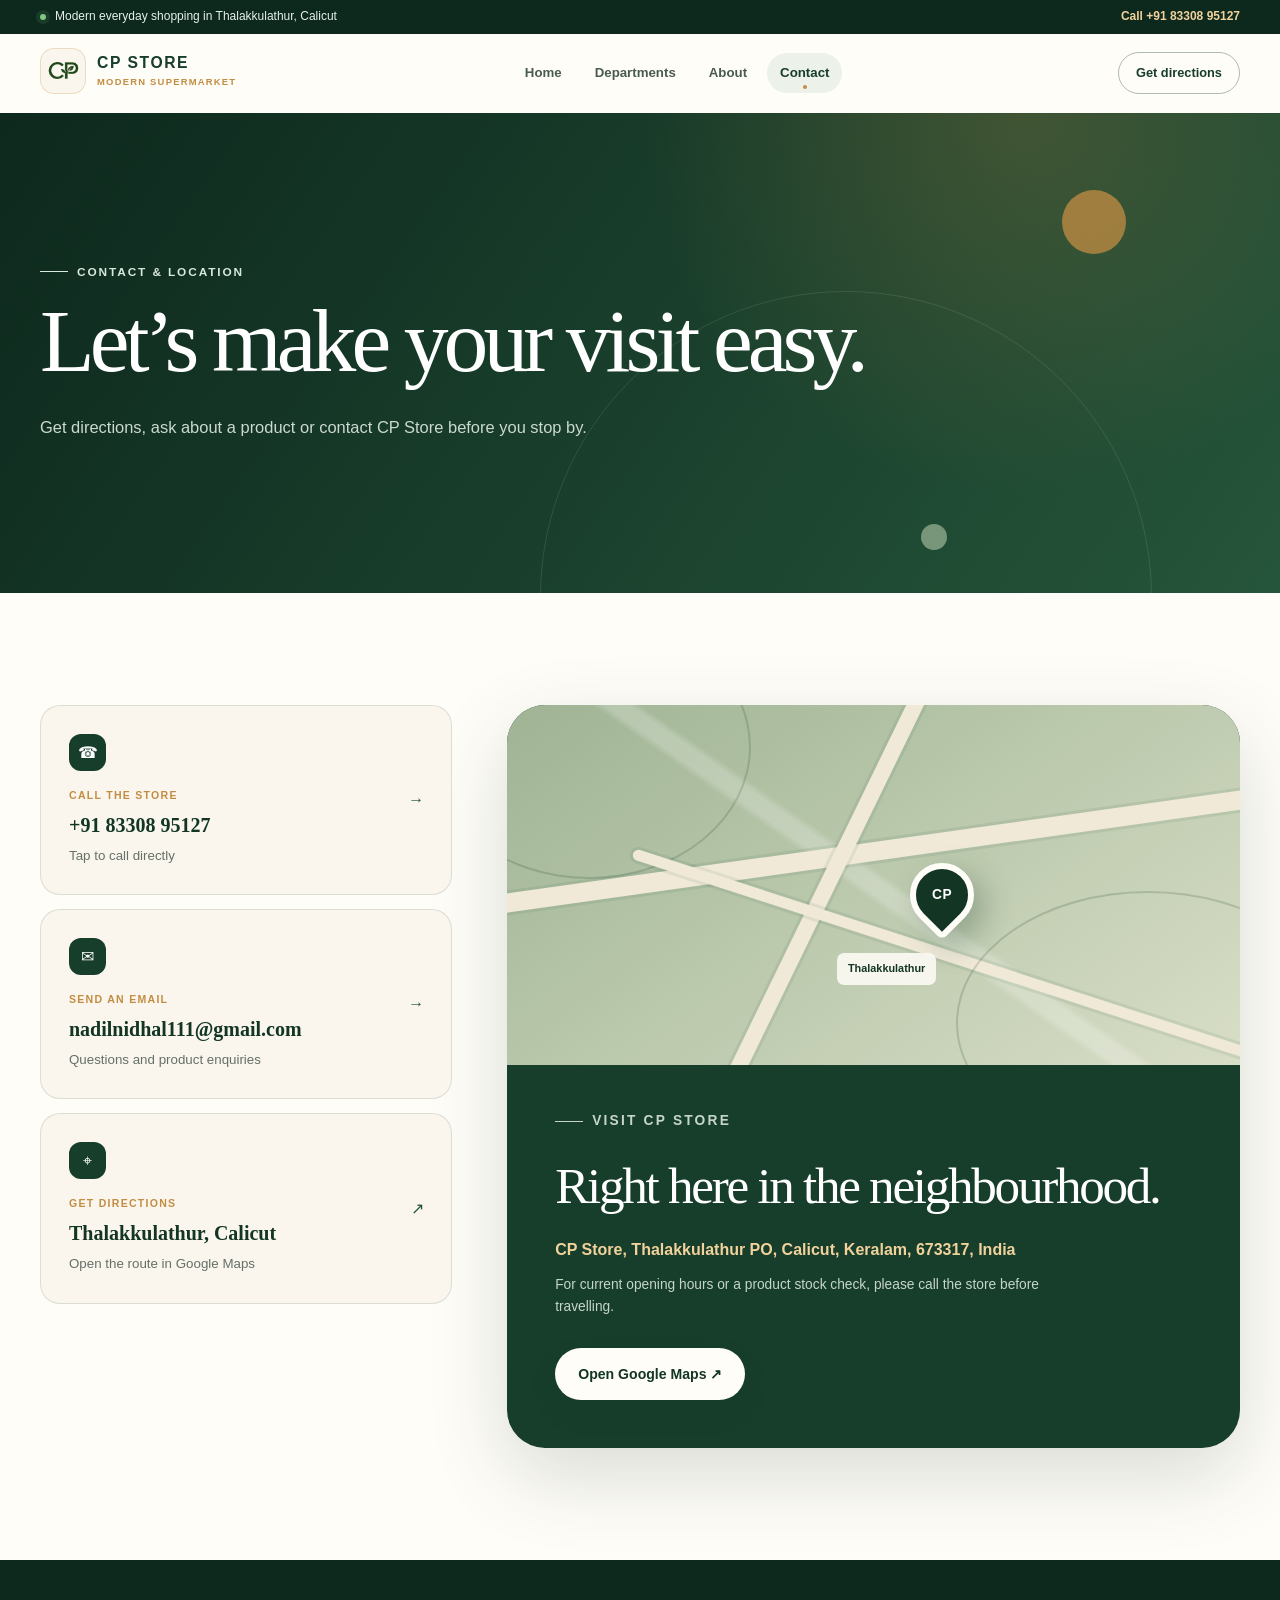
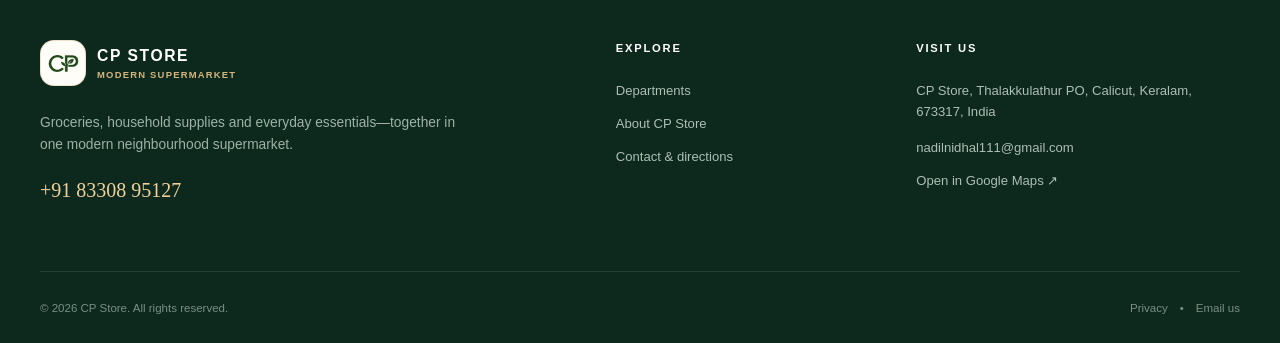
<file: contact/index.html>
<!DOCTYPE html><html lang="en-IN"><head><meta charSet="utf-8" data-next-head=""/><meta charSet="utf-8"/><meta name="viewport" content="width=device-width" data-next-head=""/><title data-next-head="">Contact &amp; Directions | CP Store</title><meta name="description" content="Call, email or get directions to CP Store at Thalakkulathur PO, Calicut, Keralam 673317, India." data-next-head=""/><meta name="robots" content="index, follow, max-image-preview:large" data-next-head=""/><meta name="geo.region" content="IN-KL" data-next-head=""/><meta name="geo.placename" content="Thalakkulathur, Calicut" data-next-head=""/><meta property="og:type" content="website" data-next-head=""/><meta property="og:site_name" content="CP Store" data-next-head=""/><meta property="og:title" content="Contact &amp; Directions | CP Store" data-next-head=""/><meta property="og:description" content="Call, email or get directions to CP Store at Thalakkulathur PO, Calicut, Keralam 673317, India." data-next-head=""/><meta property="og:image" content="/og-image.jpg" data-next-head=""/><meta property="og:image:alt" content="CP Store grocery logo" data-next-head=""/><meta property="og:locale" content="en_IN" data-next-head=""/><meta name="twitter:card" content="summary_large_image" data-next-head=""/><meta name="twitter:title" content="Contact &amp; Directions | CP Store" data-next-head=""/><meta name="twitter:description" content="Call, email or get directions to CP Store at Thalakkulathur PO, Calicut, Keralam 673317, India." data-next-head=""/><meta name="twitter:image" content="/og-image.jpg" data-next-head=""/><meta name="application-name" content="CP Store" data-next-head=""/><meta name="theme-color" content="#173d2b" data-next-head=""/><link rel="preload" href="/cp-store-brand-icon.png" as="image" data-next-head=""/><meta name="theme-color" content="#173d2b"/><link rel="icon" href="/favicon.ico" sizes="any"/><link rel="icon" href="/favicon.svg" type="image/svg+xml"/><link rel="icon" href="/favicon-32x32.png" sizes="32x32" type="image/png"/><link rel="icon" href="/favicon-16x16.png" sizes="16x16" type="image/png"/><link rel="apple-touch-icon" href="/apple-touch-icon.png"/><link rel="manifest" href="/site.webmanifest"/><link rel="preload" href="/_next/static/css/439f723f5cde6723.css" as="style"/><script type="application/ld+json" data-next-head="">{"@context":"https://schema.org","@type":"GroceryStore","name":"CP Store","description":"A modern neighbourhood supermarket for groceries, fresh produce, household supplies, personal care and everyday essentials in Thalakkulathur, Calicut.","image":"/og-image.jpg","telephone":"+91 83308 95127","email":"nadilnidhal111@gmail.com","address":{"@type":"PostalAddress","streetAddress":"CP Store, Thalakkulathur PO","addressLocality":"Calicut","addressRegion":"Keralam","postalCode":"673317","addressCountry":"IN"}}</script><link rel="stylesheet" href="/_next/static/css/439f723f5cde6723.css" data-n-g=""/><noscript data-n-css=""></noscript><script defer="" noModule="" src="/_next/static/chunks/polyfills-42372ed130431b0a.js"></script><script src="/_next/static/chunks/webpack-09b169d897b4c080.js" defer=""></script><script src="/_next/static/chunks/framework-af66a490e913929a.js" defer=""></script><script src="/_next/static/chunks/main-cd07d1f18f82563a.js" defer=""></script><script src="/_next/static/chunks/pages/_app-c79ebf142b4edd5c.js" defer=""></script><script src="/_next/static/chunks/pages/contact-24227255395c7021.js" defer=""></script><script src="/_next/static/hoqUWvlJEI3w8tI3HojJ3/_buildManifest.js" defer=""></script><script src="/_next/static/hoqUWvlJEI3w8tI3HojJ3/_ssgManifest.js" defer=""></script></head><body><link rel="preload" as="image" href="/cp-store-brand-icon.png"/><div id="__next"><a class="skip-link" href="#main-content">Skip to content</a><header class="site-header"><div class="utility-bar"><div class="shell utility-bar__inner"><p><span class="utility-dot" aria-hidden="true"></span>Modern everyday shopping in Thalakkulathur, Calicut</p><a href="tel:+918330895127" aria-label="Call CP Store at +91 83308 95127">Call <!-- -->+91 83308 95127</a></div></div><nav class="nav" aria-label="Main navigation"><div class="shell nav__inner"><a class="nav__logo" aria-label="CP Store home" href="/"><span class="brand "><span class="brand__mark "><img alt="" width="54" height="54" decoding="async" data-nimg="1" style="color:transparent" src="/cp-store-brand-icon.png"/></span><span class="brand__copy"><strong class="brand__name">CP STORE</strong><span class="brand__tag">Modern supermarket</span></span></span></a><div class="nav__links" aria-label="Primary"><a class="nav__link" href="/">Home</a><a class="nav__link" href="/departments/">Departments</a><a class="nav__link" href="/about/">About</a><a class="nav__link nav__link--active" aria-current="page" href="/contact/">Contact</a></div><div class="nav__actions"><a class="button button--small button--outline nav__directions" href="https://www.google.com/maps/search/?api=1&amp;query=CP%20Store%2C%20Thalakkulathur%20PO%2C%20Calicut%2C%20Keralam%2C%20673317%2C%20India" target="_blank" rel="noreferrer">Get directions</a><button class="menu-toggle" type="button" aria-label="Open menu" aria-expanded="false" aria-controls="mobile-menu"><span></span><span></span><span></span></button></div></div><div id="mobile-menu" class="mobile-menu"><div class="shell mobile-menu__inner"><a class="mobile-menu__link" href="/">Home<span aria-hidden="true">↗</span></a><a class="mobile-menu__link" href="/departments/">Departments<span aria-hidden="true">↗</span></a><a class="mobile-menu__link" href="/about/">About<span aria-hidden="true">↗</span></a><a class="mobile-menu__link mobile-menu__link--active" href="/contact/">Contact<span aria-hidden="true">↗</span></a><a class="button button--primary mobile-menu__cta" href="tel:+918330895127">Call the store</a></div></div></nav></header><main id="main-content"><section class="page-hero"><div class="page-hero__orb page-hero__orb--one" aria-hidden="true"></div><div class="page-hero__orb page-hero__orb--two" aria-hidden="true"></div><div class="shell page-hero__inner reveal-up"><p class="eyebrow eyebrow--light">Contact &amp; location</p><h1>Let’s make your visit easy.</h1><p class="page-hero__description">Get directions, ask about a product or contact CP Store before you stop by.</p></div></section><section class="section contact-section"><div class="shell contact-grid"><div class="contact-cards"><a class="contact-card" href="tel:+918330895127"><span class="contact-card__icon" aria-hidden="true">☎</span><span class="contact-card__label">Call the store</span><strong>+91 83308 95127</strong><small>Tap to call directly</small><i aria-hidden="true">→</i></a><a class="contact-card" href="mailto:nadilnidhal111@gmail.com"><span class="contact-card__icon" aria-hidden="true">✉</span><span class="contact-card__label">Send an email</span><strong>nadilnidhal111@gmail.com</strong><small>Questions and product enquiries</small><i aria-hidden="true">→</i></a><a class="contact-card" href="https://www.google.com/maps/search/?api=1&amp;query=CP%20Store%2C%20Thalakkulathur%20PO%2C%20Calicut%2C%20Keralam%2C%20673317%2C%20India" target="_blank" rel="noreferrer"><span class="contact-card__icon" aria-hidden="true">⌖</span><span class="contact-card__label">Get directions</span><strong>Thalakkulathur, Calicut</strong><small>Open the route in Google Maps</small><i aria-hidden="true">↗</i></a></div><div class="location-panel"><div class="location-panel__map" aria-hidden="true"><div class="map-road map-road--one"></div><div class="map-road map-road--two"></div><div class="map-road map-road--three"></div><div class="map-pin"><span>CP</span></div><div class="map-label">Thalakkulathur</div></div><div class="location-panel__copy"><p class="eyebrow">Visit CP Store</p><h2>Right here in the neighbourhood.</h2><address>CP Store, Thalakkulathur PO, Calicut, Keralam, 673317, India</address><p>For current opening hours or a product stock check, please call the store before travelling.</p><a class="button button--primary" href="https://www.google.com/maps/search/?api=1&amp;query=CP%20Store%2C%20Thalakkulathur%20PO%2C%20Calicut%2C%20Keralam%2C%20673317%2C%20India" target="_blank" rel="noreferrer">Open Google Maps ↗</a></div></div></div></section></main><footer class="footer"><div class="shell footer__main"><div class="footer__intro"><a aria-label="CP Store home" href="/"><span class="brand "><span class="brand__mark brand__mark--light"><img alt="" width="54" height="54" decoding="async" data-nimg="1" style="color:transparent" src="/cp-store-brand-icon.png"/></span><span class="brand__copy"><strong class="brand__name brand__name--light">CP STORE</strong><span class="brand__tag brand__tag--light">Modern supermarket</span></span></span></a><p>Groceries, household supplies and everyday essentials—together in one modern neighbourhood supermarket.</p><a class="footer__call" href="tel:+918330895127">+91 83308 95127</a></div><div class="footer__column"><h2>Explore</h2><a href="/departments/">Departments</a><a href="/about/">About CP Store</a><a href="/contact/">Contact &amp; directions</a></div><div class="footer__column footer__contact"><h2>Visit us</h2><address>CP Store, Thalakkulathur PO, Calicut, Keralam, 673317, India</address><a href="mailto:nadilnidhal111@gmail.com">nadilnidhal111@gmail.com</a><a href="https://www.google.com/maps/search/?api=1&amp;query=CP%20Store%2C%20Thalakkulathur%20PO%2C%20Calicut%2C%20Keralam%2C%20673317%2C%20India" target="_blank" rel="noreferrer">Open in Google Maps ↗</a></div></div><div class="shell footer__bottom"><p>© <!-- -->2026<!-- --> CP Store. All rights reserved.</p><div><a href="/privacy/">Privacy</a><span aria-hidden="true">•</span><a href="mailto:nadilnidhal111@gmail.com">Email us</a></div></div></footer></div><script id="__NEXT_DATA__" type="application/json">{"props":{"pageProps":{}},"page":"/contact","query":{},"buildId":"hoqUWvlJEI3w8tI3HojJ3","nextExport":true,"autoExport":true,"isFallback":false,"scriptLoader":[]}</script></body></html>
</file>
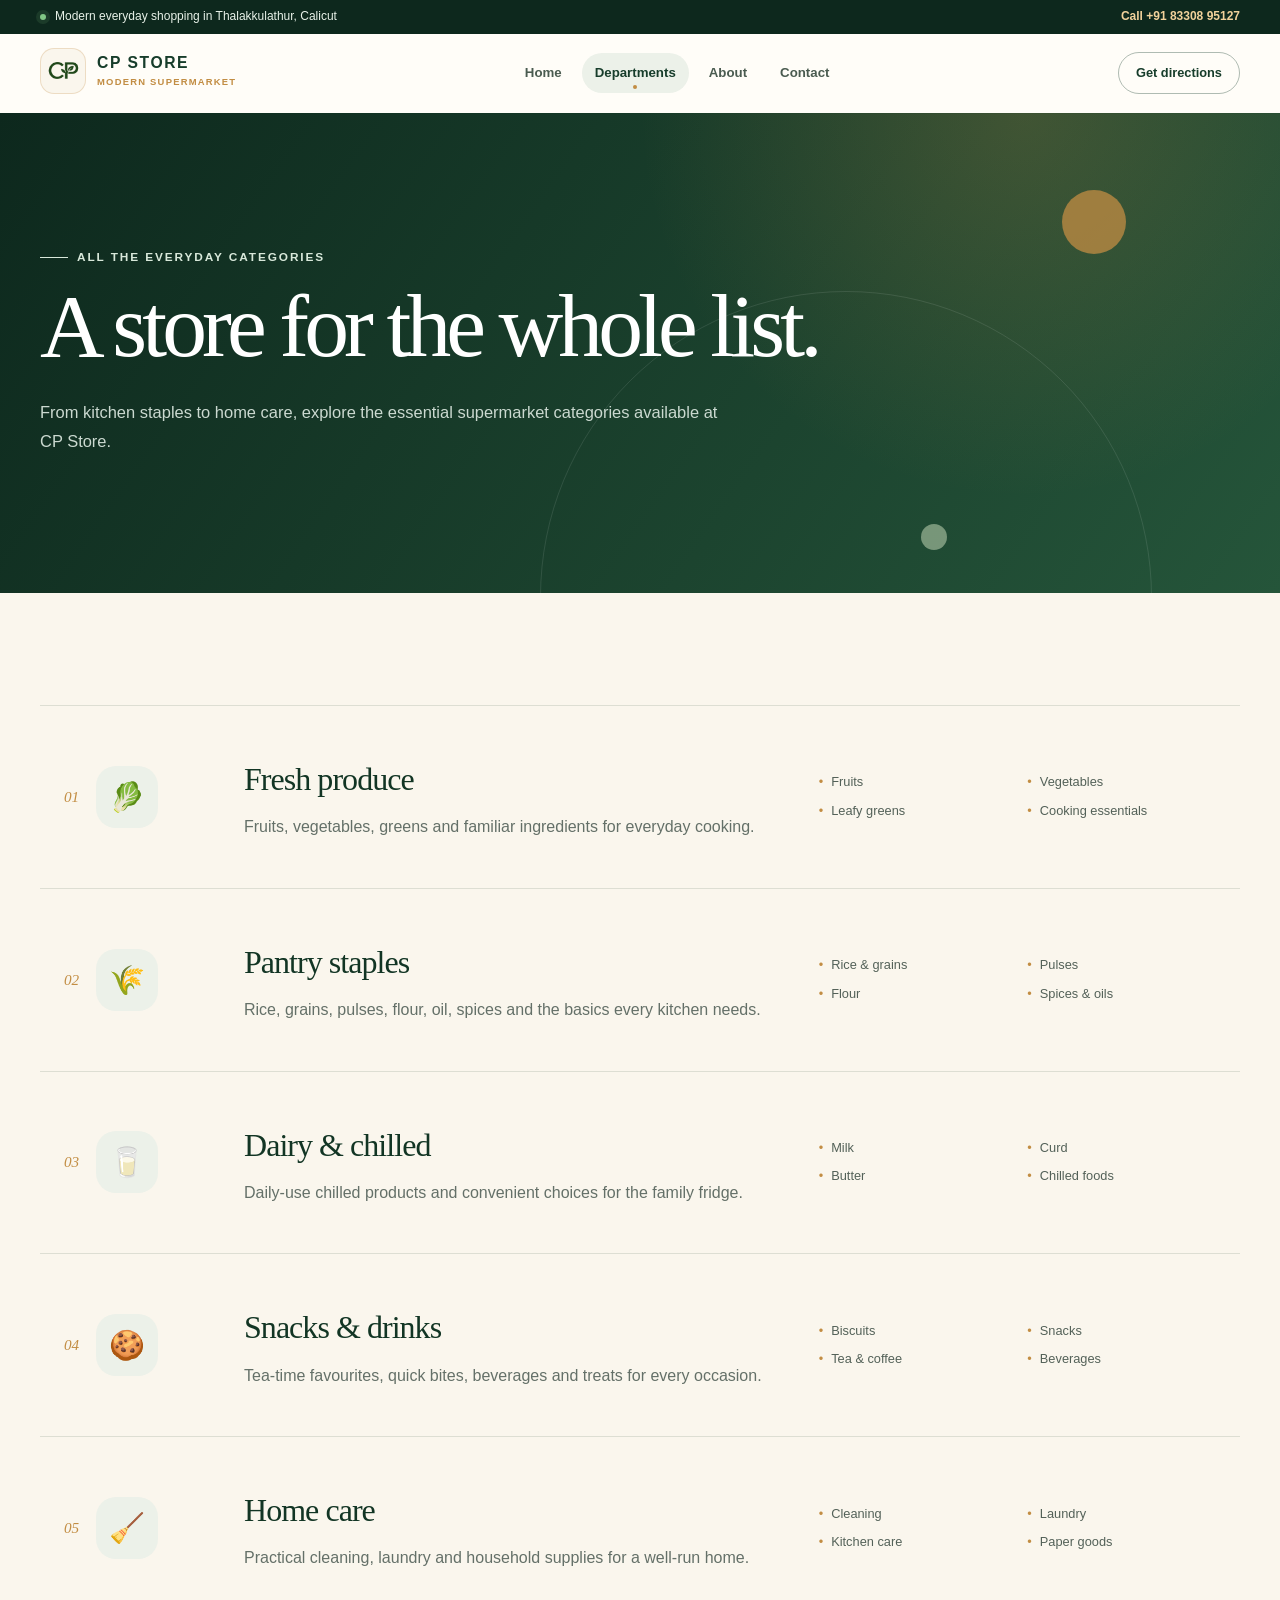
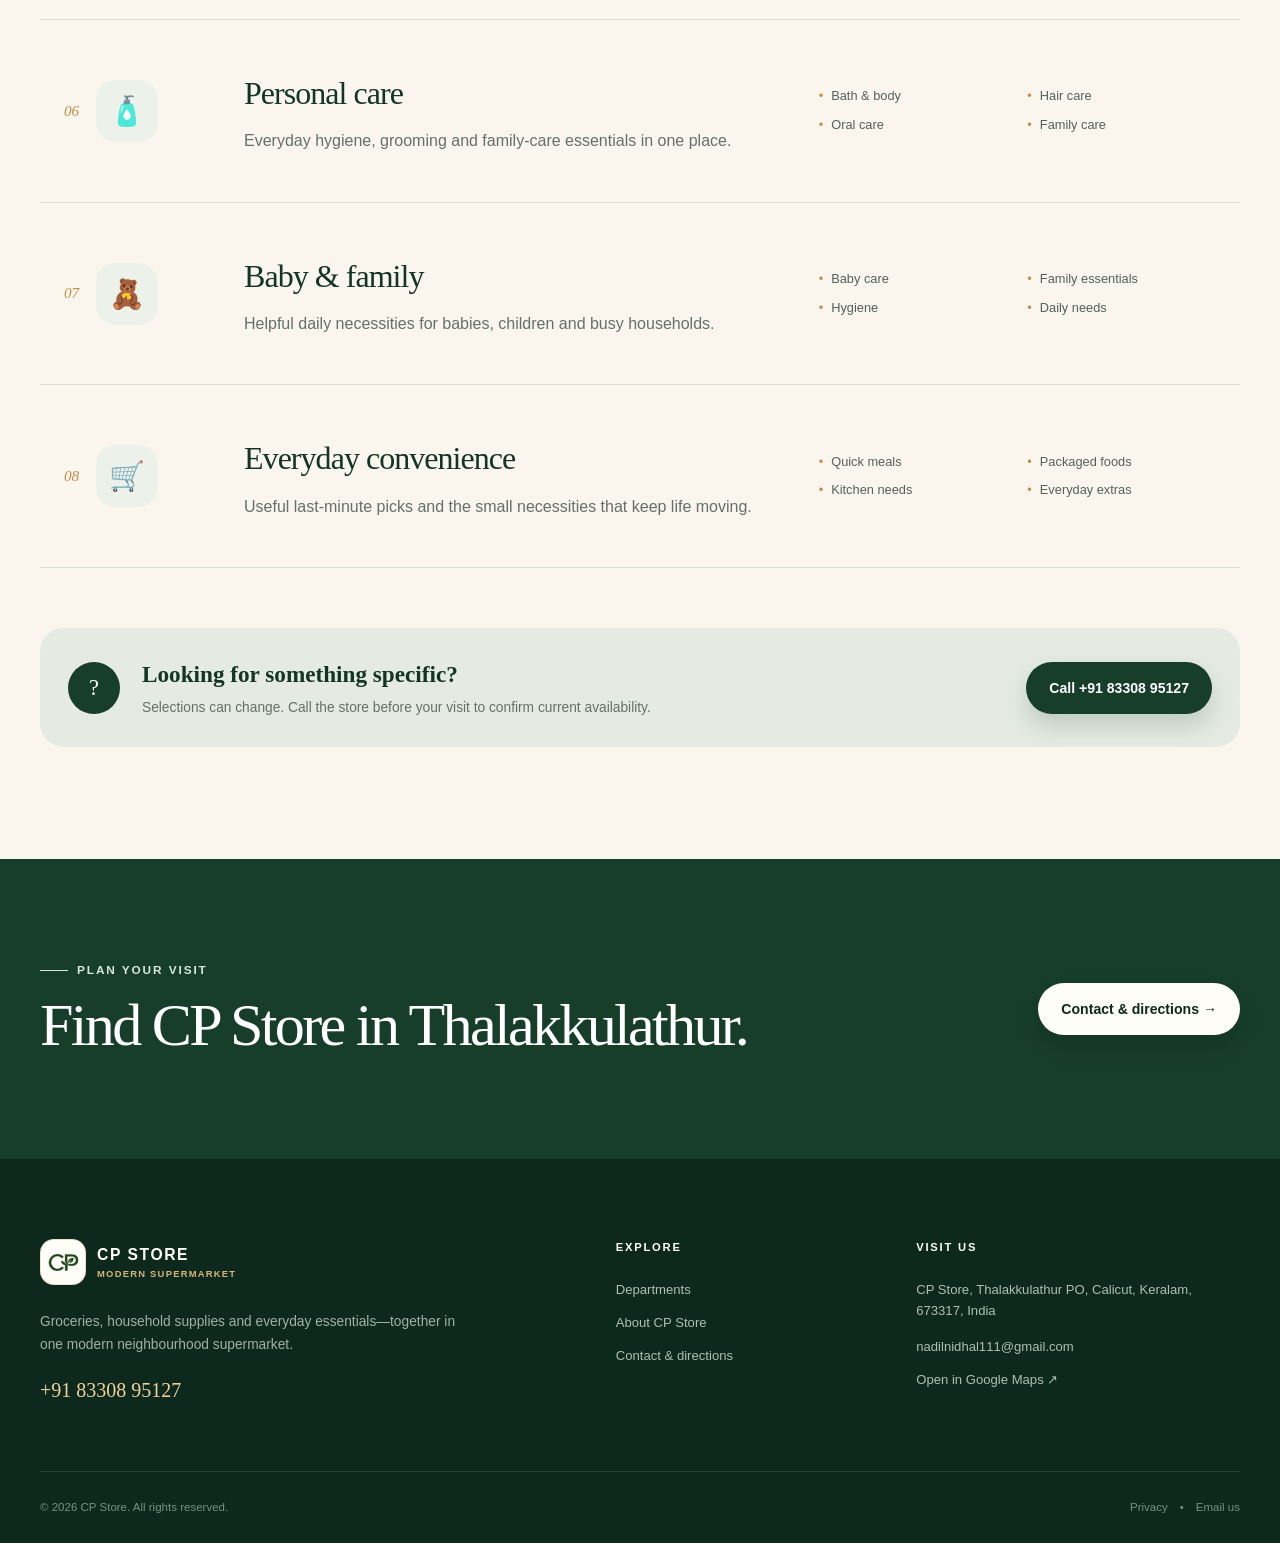
<file: departments/index.html>
<!DOCTYPE html><html lang="en-IN"><head><meta charSet="utf-8" data-next-head=""/><meta charSet="utf-8"/><meta name="viewport" content="width=device-width" data-next-head=""/><title data-next-head="">Supermarket Departments | CP Store</title><meta name="description" content="Explore grocery, fresh produce, pantry, dairy, snacks, household and personal-care departments at CP Store in Thalakkulathur, Calicut." data-next-head=""/><meta name="robots" content="index, follow, max-image-preview:large" data-next-head=""/><meta name="geo.region" content="IN-KL" data-next-head=""/><meta name="geo.placename" content="Thalakkulathur, Calicut" data-next-head=""/><meta property="og:type" content="website" data-next-head=""/><meta property="og:site_name" content="CP Store" data-next-head=""/><meta property="og:title" content="Supermarket Departments | CP Store" data-next-head=""/><meta property="og:description" content="Explore grocery, fresh produce, pantry, dairy, snacks, household and personal-care departments at CP Store in Thalakkulathur, Calicut." data-next-head=""/><meta property="og:image" content="/og-image.jpg" data-next-head=""/><meta property="og:image:alt" content="CP Store grocery logo" data-next-head=""/><meta property="og:locale" content="en_IN" data-next-head=""/><meta name="twitter:card" content="summary_large_image" data-next-head=""/><meta name="twitter:title" content="Supermarket Departments | CP Store" data-next-head=""/><meta name="twitter:description" content="Explore grocery, fresh produce, pantry, dairy, snacks, household and personal-care departments at CP Store in Thalakkulathur, Calicut." data-next-head=""/><meta name="twitter:image" content="/og-image.jpg" data-next-head=""/><meta name="application-name" content="CP Store" data-next-head=""/><meta name="theme-color" content="#173d2b" data-next-head=""/><link rel="preload" href="/cp-store-brand-icon.png" as="image" data-next-head=""/><meta name="theme-color" content="#173d2b"/><link rel="icon" href="/favicon.ico" sizes="any"/><link rel="icon" href="/favicon.svg" type="image/svg+xml"/><link rel="icon" href="/favicon-32x32.png" sizes="32x32" type="image/png"/><link rel="icon" href="/favicon-16x16.png" sizes="16x16" type="image/png"/><link rel="apple-touch-icon" href="/apple-touch-icon.png"/><link rel="manifest" href="/site.webmanifest"/><link rel="preload" href="/_next/static/css/439f723f5cde6723.css" as="style"/><script type="application/ld+json" data-next-head="">{"@context":"https://schema.org","@type":"GroceryStore","name":"CP Store","description":"A modern neighbourhood supermarket for groceries, fresh produce, household supplies, personal care and everyday essentials in Thalakkulathur, Calicut.","image":"/og-image.jpg","telephone":"+91 83308 95127","email":"nadilnidhal111@gmail.com","address":{"@type":"PostalAddress","streetAddress":"CP Store, Thalakkulathur PO","addressLocality":"Calicut","addressRegion":"Keralam","postalCode":"673317","addressCountry":"IN"}}</script><link rel="stylesheet" href="/_next/static/css/439f723f5cde6723.css" data-n-g=""/><noscript data-n-css=""></noscript><script defer="" noModule="" src="/_next/static/chunks/polyfills-42372ed130431b0a.js"></script><script src="/_next/static/chunks/webpack-09b169d897b4c080.js" defer=""></script><script src="/_next/static/chunks/framework-af66a490e913929a.js" defer=""></script><script src="/_next/static/chunks/main-cd07d1f18f82563a.js" defer=""></script><script src="/_next/static/chunks/pages/_app-c79ebf142b4edd5c.js" defer=""></script><script src="/_next/static/chunks/pages/departments-d39fd4f13e8be0bd.js" defer=""></script><script src="/_next/static/hoqUWvlJEI3w8tI3HojJ3/_buildManifest.js" defer=""></script><script src="/_next/static/hoqUWvlJEI3w8tI3HojJ3/_ssgManifest.js" defer=""></script></head><body><link rel="preload" as="image" href="/cp-store-brand-icon.png"/><div id="__next"><a class="skip-link" href="#main-content">Skip to content</a><header class="site-header"><div class="utility-bar"><div class="shell utility-bar__inner"><p><span class="utility-dot" aria-hidden="true"></span>Modern everyday shopping in Thalakkulathur, Calicut</p><a href="tel:+918330895127" aria-label="Call CP Store at +91 83308 95127">Call <!-- -->+91 83308 95127</a></div></div><nav class="nav" aria-label="Main navigation"><div class="shell nav__inner"><a class="nav__logo" aria-label="CP Store home" href="/"><span class="brand "><span class="brand__mark "><img alt="" width="54" height="54" decoding="async" data-nimg="1" style="color:transparent" src="/cp-store-brand-icon.png"/></span><span class="brand__copy"><strong class="brand__name">CP STORE</strong><span class="brand__tag">Modern supermarket</span></span></span></a><div class="nav__links" aria-label="Primary"><a class="nav__link" href="/">Home</a><a class="nav__link nav__link--active" aria-current="page" href="/departments/">Departments</a><a class="nav__link" href="/about/">About</a><a class="nav__link" href="/contact/">Contact</a></div><div class="nav__actions"><a class="button button--small button--outline nav__directions" href="https://www.google.com/maps/search/?api=1&amp;query=CP%20Store%2C%20Thalakkulathur%20PO%2C%20Calicut%2C%20Keralam%2C%20673317%2C%20India" target="_blank" rel="noreferrer">Get directions</a><button class="menu-toggle" type="button" aria-label="Open menu" aria-expanded="false" aria-controls="mobile-menu"><span></span><span></span><span></span></button></div></div><div id="mobile-menu" class="mobile-menu"><div class="shell mobile-menu__inner"><a class="mobile-menu__link" href="/">Home<span aria-hidden="true">↗</span></a><a class="mobile-menu__link mobile-menu__link--active" href="/departments/">Departments<span aria-hidden="true">↗</span></a><a class="mobile-menu__link" href="/about/">About<span aria-hidden="true">↗</span></a><a class="mobile-menu__link" href="/contact/">Contact<span aria-hidden="true">↗</span></a><a class="button button--primary mobile-menu__cta" href="tel:+918330895127">Call the store</a></div></div></nav></header><main id="main-content"><section class="page-hero"><div class="page-hero__orb page-hero__orb--one" aria-hidden="true"></div><div class="page-hero__orb page-hero__orb--two" aria-hidden="true"></div><div class="shell page-hero__inner reveal-up"><p class="eyebrow eyebrow--light">All the everyday categories</p><h1>A store for the whole list.</h1><p class="page-hero__description">From kitchen staples to home care, explore the essential supermarket categories available at CP Store.</p></div></section><section class="section section--cream"><div class="shell"><div class="department-list"><article class="department-row" id="fresh"><div class="department-row__identity"><span class="department-row__number">01</span><span class="department-row__icon" aria-hidden="true">🥬</span></div><div class="department-row__content"><h2>Fresh produce</h2><p>Fruits, vegetables, greens and familiar ingredients for everyday cooking.</p></div><ul class="department-row__items" aria-label="Examples in Fresh produce"><li>Fruits</li><li>Vegetables</li><li>Leafy greens</li><li>Cooking essentials</li></ul></article><article class="department-row" id="pantry"><div class="department-row__identity"><span class="department-row__number">02</span><span class="department-row__icon" aria-hidden="true">🌾</span></div><div class="department-row__content"><h2>Pantry staples</h2><p>Rice, grains, pulses, flour, oil, spices and the basics every kitchen needs.</p></div><ul class="department-row__items" aria-label="Examples in Pantry staples"><li>Rice &amp; grains</li><li>Pulses</li><li>Flour</li><li>Spices &amp; oils</li></ul></article><article class="department-row" id="dairy"><div class="department-row__identity"><span class="department-row__number">03</span><span class="department-row__icon" aria-hidden="true">🥛</span></div><div class="department-row__content"><h2>Dairy &amp; chilled</h2><p>Daily-use chilled products and convenient choices for the family fridge.</p></div><ul class="department-row__items" aria-label="Examples in Dairy &amp; chilled"><li>Milk</li><li>Curd</li><li>Butter</li><li>Chilled foods</li></ul></article><article class="department-row" id="snacks"><div class="department-row__identity"><span class="department-row__number">04</span><span class="department-row__icon" aria-hidden="true">🍪</span></div><div class="department-row__content"><h2>Snacks &amp; drinks</h2><p>Tea-time favourites, quick bites, beverages and treats for every occasion.</p></div><ul class="department-row__items" aria-label="Examples in Snacks &amp; drinks"><li>Biscuits</li><li>Snacks</li><li>Tea &amp; coffee</li><li>Beverages</li></ul></article><article class="department-row" id="home"><div class="department-row__identity"><span class="department-row__number">05</span><span class="department-row__icon" aria-hidden="true">🧹</span></div><div class="department-row__content"><h2>Home care</h2><p>Practical cleaning, laundry and household supplies for a well-run home.</p></div><ul class="department-row__items" aria-label="Examples in Home care"><li>Cleaning</li><li>Laundry</li><li>Kitchen care</li><li>Paper goods</li></ul></article><article class="department-row" id="personal"><div class="department-row__identity"><span class="department-row__number">06</span><span class="department-row__icon" aria-hidden="true">🧴</span></div><div class="department-row__content"><h2>Personal care</h2><p>Everyday hygiene, grooming and family-care essentials in one place.</p></div><ul class="department-row__items" aria-label="Examples in Personal care"><li>Bath &amp; body</li><li>Hair care</li><li>Oral care</li><li>Family care</li></ul></article><article class="department-row" id="baby"><div class="department-row__identity"><span class="department-row__number">07</span><span class="department-row__icon" aria-hidden="true">🧸</span></div><div class="department-row__content"><h2>Baby &amp; family</h2><p>Helpful daily necessities for babies, children and busy households.</p></div><ul class="department-row__items" aria-label="Examples in Baby &amp; family"><li>Baby care</li><li>Family essentials</li><li>Hygiene</li><li>Daily needs</li></ul></article><article class="department-row" id="convenience"><div class="department-row__identity"><span class="department-row__number">08</span><span class="department-row__icon" aria-hidden="true">🛒</span></div><div class="department-row__content"><h2>Everyday convenience</h2><p>Useful last-minute picks and the small necessities that keep life moving.</p></div><ul class="department-row__items" aria-label="Examples in Everyday convenience"><li>Quick meals</li><li>Packaged foods</li><li>Kitchen needs</li><li>Everyday extras</li></ul></article></div><div class="availability-note"><div class="availability-note__icon" aria-hidden="true">?</div><div><h2>Looking for something specific?</h2><p>Selections can change. Call the store before your visit to confirm current availability.</p></div><a class="button button--primary" href="tel:+918330895127">Call <!-- -->+91 83308 95127</a></div></div></section><section class="mini-cta"><div class="shell mini-cta__inner"><div><p class="eyebrow eyebrow--light">Plan your visit</p><h2>Find CP Store in Thalakkulathur.</h2></div><a class="button button--light" href="/contact/">Contact &amp; directions →</a></div></section></main><footer class="footer"><div class="shell footer__main"><div class="footer__intro"><a aria-label="CP Store home" href="/"><span class="brand "><span class="brand__mark brand__mark--light"><img alt="" width="54" height="54" decoding="async" data-nimg="1" style="color:transparent" src="/cp-store-brand-icon.png"/></span><span class="brand__copy"><strong class="brand__name brand__name--light">CP STORE</strong><span class="brand__tag brand__tag--light">Modern supermarket</span></span></span></a><p>Groceries, household supplies and everyday essentials—together in one modern neighbourhood supermarket.</p><a class="footer__call" href="tel:+918330895127">+91 83308 95127</a></div><div class="footer__column"><h2>Explore</h2><a href="/departments/">Departments</a><a href="/about/">About CP Store</a><a href="/contact/">Contact &amp; directions</a></div><div class="footer__column footer__contact"><h2>Visit us</h2><address>CP Store, Thalakkulathur PO, Calicut, Keralam, 673317, India</address><a href="mailto:nadilnidhal111@gmail.com">nadilnidhal111@gmail.com</a><a href="https://www.google.com/maps/search/?api=1&amp;query=CP%20Store%2C%20Thalakkulathur%20PO%2C%20Calicut%2C%20Keralam%2C%20673317%2C%20India" target="_blank" rel="noreferrer">Open in Google Maps ↗</a></div></div><div class="shell footer__bottom"><p>© <!-- -->2026<!-- --> CP Store. All rights reserved.</p><div><a href="/privacy/">Privacy</a><span aria-hidden="true">•</span><a href="mailto:nadilnidhal111@gmail.com">Email us</a></div></div></footer></div><script id="__NEXT_DATA__" type="application/json">{"props":{"pageProps":{}},"page":"/departments","query":{},"buildId":"hoqUWvlJEI3w8tI3HojJ3","nextExport":true,"autoExport":true,"isFallback":false,"scriptLoader":[]}</script></body></html>
</file>
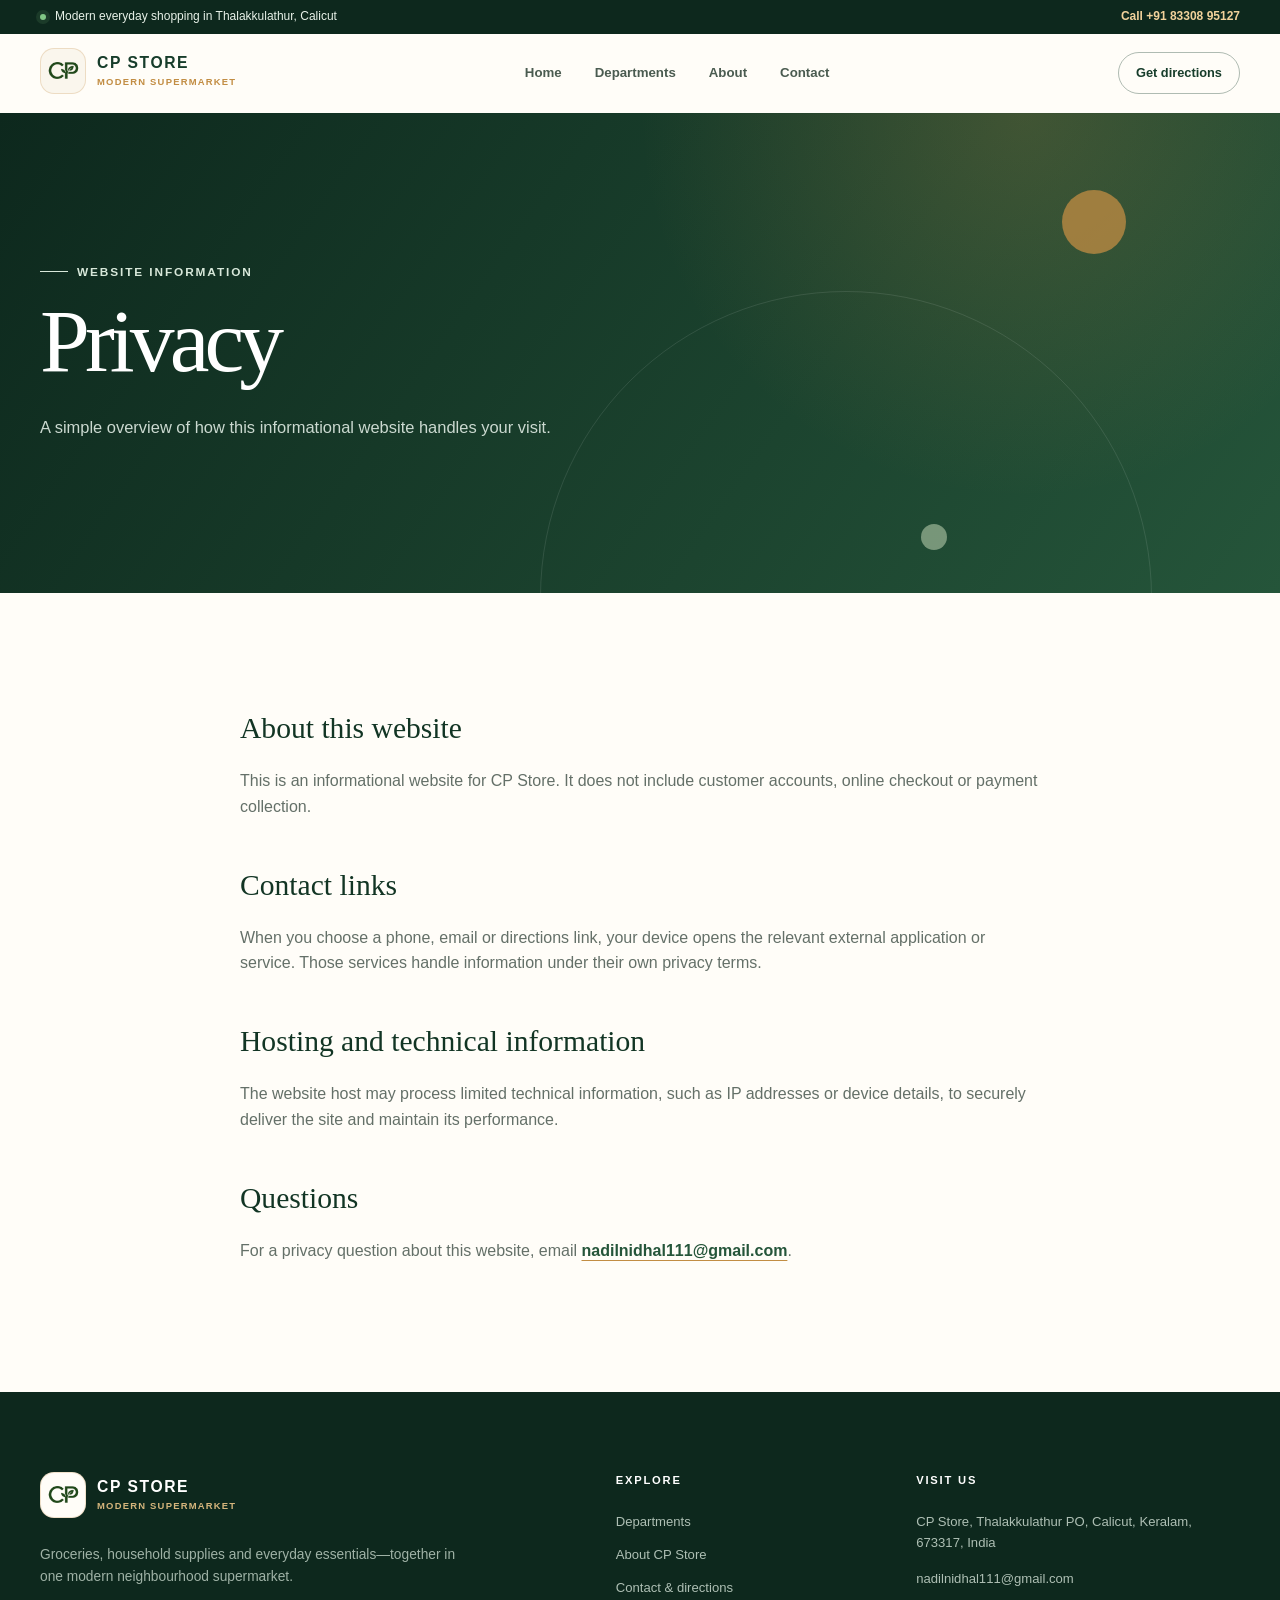
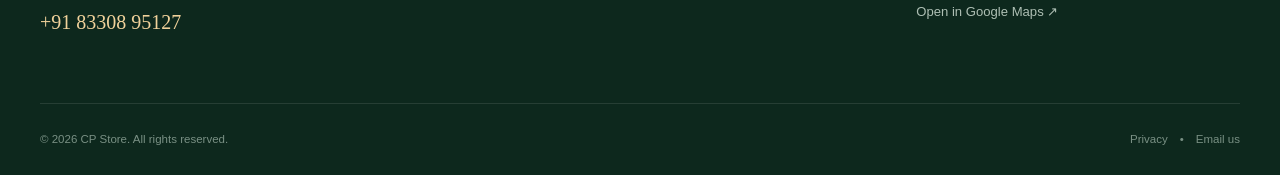
<file: privacy/index.html>
<!DOCTYPE html><html lang="en-IN"><head><meta charSet="utf-8" data-next-head=""/><meta charSet="utf-8"/><meta name="viewport" content="width=device-width" data-next-head=""/><title data-next-head="">Privacy | CP Store</title><meta name="description" content="Privacy information for the CP Store website." data-next-head=""/><meta name="robots" content="index, follow, max-image-preview:large" data-next-head=""/><meta name="geo.region" content="IN-KL" data-next-head=""/><meta name="geo.placename" content="Thalakkulathur, Calicut" data-next-head=""/><meta property="og:type" content="website" data-next-head=""/><meta property="og:site_name" content="CP Store" data-next-head=""/><meta property="og:title" content="Privacy | CP Store" data-next-head=""/><meta property="og:description" content="Privacy information for the CP Store website." data-next-head=""/><meta property="og:image" content="/og-image.jpg" data-next-head=""/><meta property="og:image:alt" content="CP Store grocery logo" data-next-head=""/><meta property="og:locale" content="en_IN" data-next-head=""/><meta name="twitter:card" content="summary_large_image" data-next-head=""/><meta name="twitter:title" content="Privacy | CP Store" data-next-head=""/><meta name="twitter:description" content="Privacy information for the CP Store website." data-next-head=""/><meta name="twitter:image" content="/og-image.jpg" data-next-head=""/><meta name="application-name" content="CP Store" data-next-head=""/><meta name="theme-color" content="#173d2b" data-next-head=""/><link rel="preload" href="/cp-store-brand-icon.png" as="image" data-next-head=""/><meta name="theme-color" content="#173d2b"/><link rel="icon" href="/favicon.ico" sizes="any"/><link rel="icon" href="/favicon.svg" type="image/svg+xml"/><link rel="icon" href="/favicon-32x32.png" sizes="32x32" type="image/png"/><link rel="icon" href="/favicon-16x16.png" sizes="16x16" type="image/png"/><link rel="apple-touch-icon" href="/apple-touch-icon.png"/><link rel="manifest" href="/site.webmanifest"/><link rel="preload" href="/_next/static/css/439f723f5cde6723.css" as="style"/><script type="application/ld+json" data-next-head="">{"@context":"https://schema.org","@type":"GroceryStore","name":"CP Store","description":"A modern neighbourhood supermarket for groceries, fresh produce, household supplies, personal care and everyday essentials in Thalakkulathur, Calicut.","image":"/og-image.jpg","telephone":"+91 83308 95127","email":"nadilnidhal111@gmail.com","address":{"@type":"PostalAddress","streetAddress":"CP Store, Thalakkulathur PO","addressLocality":"Calicut","addressRegion":"Keralam","postalCode":"673317","addressCountry":"IN"}}</script><link rel="stylesheet" href="/_next/static/css/439f723f5cde6723.css" data-n-g=""/><noscript data-n-css=""></noscript><script defer="" noModule="" src="/_next/static/chunks/polyfills-42372ed130431b0a.js"></script><script src="/_next/static/chunks/webpack-09b169d897b4c080.js" defer=""></script><script src="/_next/static/chunks/framework-af66a490e913929a.js" defer=""></script><script src="/_next/static/chunks/main-cd07d1f18f82563a.js" defer=""></script><script src="/_next/static/chunks/pages/_app-c79ebf142b4edd5c.js" defer=""></script><script src="/_next/static/chunks/pages/privacy-ef8a27dfac39d6a0.js" defer=""></script><script src="/_next/static/hoqUWvlJEI3w8tI3HojJ3/_buildManifest.js" defer=""></script><script src="/_next/static/hoqUWvlJEI3w8tI3HojJ3/_ssgManifest.js" defer=""></script></head><body><link rel="preload" as="image" href="/cp-store-brand-icon.png"/><div id="__next"><a class="skip-link" href="#main-content">Skip to content</a><header class="site-header"><div class="utility-bar"><div class="shell utility-bar__inner"><p><span class="utility-dot" aria-hidden="true"></span>Modern everyday shopping in Thalakkulathur, Calicut</p><a href="tel:+918330895127" aria-label="Call CP Store at +91 83308 95127">Call <!-- -->+91 83308 95127</a></div></div><nav class="nav" aria-label="Main navigation"><div class="shell nav__inner"><a class="nav__logo" aria-label="CP Store home" href="/"><span class="brand "><span class="brand__mark "><img alt="" width="54" height="54" decoding="async" data-nimg="1" style="color:transparent" src="/cp-store-brand-icon.png"/></span><span class="brand__copy"><strong class="brand__name">CP STORE</strong><span class="brand__tag">Modern supermarket</span></span></span></a><div class="nav__links" aria-label="Primary"><a class="nav__link" href="/">Home</a><a class="nav__link" href="/departments/">Departments</a><a class="nav__link" href="/about/">About</a><a class="nav__link" href="/contact/">Contact</a></div><div class="nav__actions"><a class="button button--small button--outline nav__directions" href="https://www.google.com/maps/search/?api=1&amp;query=CP%20Store%2C%20Thalakkulathur%20PO%2C%20Calicut%2C%20Keralam%2C%20673317%2C%20India" target="_blank" rel="noreferrer">Get directions</a><button class="menu-toggle" type="button" aria-label="Open menu" aria-expanded="false" aria-controls="mobile-menu"><span></span><span></span><span></span></button></div></div><div id="mobile-menu" class="mobile-menu"><div class="shell mobile-menu__inner"><a class="mobile-menu__link" href="/">Home<span aria-hidden="true">↗</span></a><a class="mobile-menu__link" href="/departments/">Departments<span aria-hidden="true">↗</span></a><a class="mobile-menu__link" href="/about/">About<span aria-hidden="true">↗</span></a><a class="mobile-menu__link" href="/contact/">Contact<span aria-hidden="true">↗</span></a><a class="button button--primary mobile-menu__cta" href="tel:+918330895127">Call the store</a></div></div></nav></header><main id="main-content"><section class="page-hero"><div class="page-hero__orb page-hero__orb--one" aria-hidden="true"></div><div class="page-hero__orb page-hero__orb--two" aria-hidden="true"></div><div class="shell page-hero__inner reveal-up"><p class="eyebrow eyebrow--light">Website information</p><h1>Privacy</h1><p class="page-hero__description">A simple overview of how this informational website handles your visit.</p></div></section><section class="section legal-page"><div class="shell legal-page__content"><h2>About this website</h2><p>This is an informational website for CP Store. It does not include customer accounts, online checkout or payment collection.</p><h2>Contact links</h2><p>When you choose a phone, email or directions link, your device opens the relevant external application or service. Those services handle information under their own privacy terms.</p><h2>Hosting and technical information</h2><p>The website host may process limited technical information, such as IP addresses or device details, to securely deliver the site and maintain its performance.</p><h2>Questions</h2><p>For a privacy question about this website, email <a href="mailto:nadilnidhal111@gmail.com">nadilnidhal111@gmail.com</a>.</p></div></section></main><footer class="footer"><div class="shell footer__main"><div class="footer__intro"><a aria-label="CP Store home" href="/"><span class="brand "><span class="brand__mark brand__mark--light"><img alt="" width="54" height="54" decoding="async" data-nimg="1" style="color:transparent" src="/cp-store-brand-icon.png"/></span><span class="brand__copy"><strong class="brand__name brand__name--light">CP STORE</strong><span class="brand__tag brand__tag--light">Modern supermarket</span></span></span></a><p>Groceries, household supplies and everyday essentials—together in one modern neighbourhood supermarket.</p><a class="footer__call" href="tel:+918330895127">+91 83308 95127</a></div><div class="footer__column"><h2>Explore</h2><a href="/departments/">Departments</a><a href="/about/">About CP Store</a><a href="/contact/">Contact &amp; directions</a></div><div class="footer__column footer__contact"><h2>Visit us</h2><address>CP Store, Thalakkulathur PO, Calicut, Keralam, 673317, India</address><a href="mailto:nadilnidhal111@gmail.com">nadilnidhal111@gmail.com</a><a href="https://www.google.com/maps/search/?api=1&amp;query=CP%20Store%2C%20Thalakkulathur%20PO%2C%20Calicut%2C%20Keralam%2C%20673317%2C%20India" target="_blank" rel="noreferrer">Open in Google Maps ↗</a></div></div><div class="shell footer__bottom"><p>© <!-- -->2026<!-- --> CP Store. All rights reserved.</p><div><a href="/privacy/">Privacy</a><span aria-hidden="true">•</span><a href="mailto:nadilnidhal111@gmail.com">Email us</a></div></div></footer></div><script id="__NEXT_DATA__" type="application/json">{"props":{"pageProps":{}},"page":"/privacy","query":{},"buildId":"hoqUWvlJEI3w8tI3HojJ3","nextExport":true,"autoExport":true,"isFallback":false,"scriptLoader":[]}</script></body></html>
</file>
<file: _next/static/css/439f723f5cde6723.css>
:root{--forest-950:#0d281d;--forest-900:#123524;--forest-800:#173d2b;--forest-700:#25553a;--forest-600:#386b49;--leaf-500:#63855a;--leaf-300:#a8bea0;--cream-50:#fffdf8;--cream-100:#faf6ed;--cream-200:#f1eadc;--cream-300:#e5dbc8;--gold-500:#c28d43;--gold-400:#d6aa68;--orange-500:#dc7441;--ink:#17241d;--muted:#647068;--white:#ffffff;--border:rgba(23,61,43,0.13);--shadow-sm:0 12px 35px rgba(20,50,35,0.08);--shadow-lg:0 28px 80px rgba(20,50,35,0.16);--radius-sm:14px;--radius-md:24px;--radius-lg:38px;--shell:1200px;--serif:Georgia,"Times New Roman",serif;--sans:Inter,ui-sans-serif,-apple-system,BlinkMacSystemFont,"Segoe UI",sans-serif}*{box-sizing:border-box}html{scroll-behavior:smooth;scroll-padding-top:120px}body{margin:0;color:var(--ink);background:var(--cream-50);font-size:16px;line-height:1.6;-webkit-font-smoothing:antialiased;text-rendering:optimizeLegibility}body,button,input,textarea{font-family:var(--sans)}a{color:inherit;text-decoration:none}img,svg{display:block;max-width:100%}button{color:inherit}::selection{color:var(--white);background:var(--forest-700)}:focus-visible{outline:3px solid var(--gold-400);outline-offset:4px}.shell{width:min(calc(100% - 40px),var(--shell));margin-inline:auto}.skip-link{position:fixed;z-index:1000;top:12px;left:12px;padding:10px 16px;color:var(--white);background:var(--forest-950);border-radius:10px;transform:translateY(-160%);transition:transform .18s ease}.skip-link:focus{transform:translateY(0)}.eyebrow{display:flex;align-items:center;gap:9px;margin:0 0 18px;color:var(--forest-700);font-size:.74rem;font-weight:800;letter-spacing:.16em;line-height:1.2;text-transform:uppercase}.eyebrow:before{width:28px;height:1px;background:currentColor;content:""}.eyebrow--light{color:#d8e8da}.button{display:inline-flex;min-height:52px;align-items:center;justify-content:center;gap:10px;padding:13px 22px;border:1px solid transparent;border-radius:999px;font-size:.88rem;font-weight:760;line-height:1;transition:transform .18s ease,background .18s ease,border-color .18s ease,box-shadow .18s ease}.button:hover{transform:translateY(-2px)}.button--small{min-height:42px;padding:10px 17px;font-size:.8rem}.button--primary{color:var(--white);background:var(--forest-800);box-shadow:0 12px 24px rgba(23,61,43,.18)}.button--primary:hover{background:var(--forest-950);box-shadow:0 15px 30px rgba(23,61,43,.25)}.button--outline{color:var(--forest-800);background:transparent;border-color:rgba(23,61,43,.34)}.button--outline:hover{background:var(--white);border-color:var(--forest-700)}.button--ghost{min-height:auto;padding-inline:6px;color:var(--forest-800);border-radius:0;border-bottom:1px solid rgba(23,61,43,.42)}.button--light{color:var(--forest-950);background:var(--cream-50);box-shadow:0 12px 25px rgba(0,0,0,.12)}.button--light:hover{background:var(--white)}.button--line-light{color:var(--white);border-color:rgba(255,255,255,.45)}.button--line-light:hover{background:rgba(255,255,255,.1);border-color:var(--white)}.text-link{display:inline-flex;align-items:center;gap:9px;padding-bottom:5px;color:var(--forest-800);border-bottom:1px solid var(--gold-500);font-size:.9rem;font-weight:800}.department-card a span,.text-link span{transition:transform .18s ease}.department-card a:hover span,.text-link:hover span{transform:translateX(4px)}.site-header{position:sticky;z-index:100;top:0;box-shadow:0 1px 0 rgba(23,61,43,.08)}.utility-bar{color:#e7f1e8;background:var(--forest-950);font-size:.75rem}.utility-bar__inner{display:flex;min-height:34px;align-items:center;justify-content:space-between;gap:20px}.utility-bar p{display:flex;align-items:center;gap:9px;margin:0}.utility-bar a{color:#f1d29b;font-weight:750}.utility-dot{width:6px;height:6px;background:#80c785;border-radius:50%;box-shadow:0 0 0 4px rgba(128,199,133,.12)}.nav{position:relative;background:rgba(255,253,248,.94);-webkit-backdrop-filter:blur(18px);backdrop-filter:blur(18px)}.nav__inner{display:flex;min-height:78px;align-items:center;justify-content:space-between;gap:30px}.nav__logo{flex:0 0 auto}.brand{display:inline-flex;align-items:center;gap:11px}.brand__mark{display:grid;width:46px;height:46px;place-items:center;overflow:hidden;background:var(--cream-100);border:1px solid rgba(194,141,67,.25);border-radius:14px}.brand__mark img{width:39px;height:39px;object-fit:contain}.brand__mark--light{background:var(--cream-50)}.brand__copy{display:flex;flex-direction:column;line-height:1.1}.brand__name{color:var(--forest-800);font-size:.98rem;letter-spacing:.1em}.brand__name--light{color:var(--white)}.brand__tag{margin-top:6px;color:var(--gold-500);font-size:.59rem;font-weight:750;letter-spacing:.13em;text-transform:uppercase}.brand__tag--light{color:#d5b57c}.nav__links{display:flex;align-items:center;gap:7px}.nav__link{position:relative;padding:9px 13px;color:#4a5b50;border-radius:999px;font-size:.83rem;font-weight:700;transition:color .18s ease,background .18s ease}.nav__link:hover{color:var(--forest-800);background:var(--cream-100)}.nav__link--active{color:var(--forest-800);background:#ecf1e9}.nav__link--active:after{position:absolute;bottom:4px;left:50%;width:4px;height:4px;background:var(--gold-500);border-radius:50%;content:"";transform:translateX(-50%)}.nav__actions{display:flex;align-items:center;gap:12px}.menu-toggle{display:none;width:44px;height:44px;padding:12px;border:1px solid var(--border);background:transparent;border-radius:12px;cursor:pointer}.menu-toggle span{display:block;width:100%;height:2px;margin:4px 0;background:var(--forest-800);border-radius:2px;transition:transform .18s ease,opacity .18s ease}.menu-toggle--open span:first-child{transform:translateY(6px) rotate(45deg)}.menu-toggle--open span:nth-child(2){opacity:0}.menu-toggle--open span:nth-child(3){transform:translateY(-6px) rotate(-45deg)}.mobile-menu{display:grid;max-height:0;overflow:hidden;background:var(--cream-50);border-top:1px solid transparent;opacity:0;transition:max-height .26s ease,opacity .2s ease,border-color .2s ease}.mobile-menu--open{max-height:440px;border-color:var(--border);opacity:1}.mobile-menu__inner{display:flex;flex-direction:column;padding-block:16px 24px}.mobile-menu__link{display:flex;align-items:center;justify-content:space-between;padding:14px 4px;color:#4f5e55;border-bottom:1px solid var(--border);font-size:1rem;font-weight:720}.mobile-menu__link--active{color:var(--forest-800)}.mobile-menu__cta{margin-top:18px}.hero{position:relative;min-height:720px;overflow:hidden;background:radial-gradient(circle at 82% 25%,rgba(194,141,67,.15),transparent 28%),radial-gradient(circle at 8% 80%,rgba(99,133,90,.13),transparent 31%),linear-gradient(135deg,#fffdf8,#f5efdf)}.hero:before{position:absolute;top:0;left:56%;width:1px;height:100%;background:linear-gradient(transparent,rgba(23,61,43,.1),transparent);content:""}.hero__grain{position:absolute;inset:0;pointer-events:none;opacity:.25;background-image:radial-gradient(rgba(23,61,43,.22) .55px,transparent 0);background-size:12px 12px;-webkit-mask-image:linear-gradient(100deg,black,transparent 62%);mask-image:linear-gradient(100deg,black,transparent 62%)}.hero__grid{position:relative;display:grid;min-height:720px;grid-template-columns:minmax(0,.95fr) minmax(460px,1.05fr);align-items:center;gap:40px;padding-block:70px}.hero__content{position:relative;z-index:2;max-width:625px}.hero h1{max-width:680px;margin:0;color:var(--forest-950);font-family:var(--serif);font-size:clamp(4rem,6.6vw,6.7rem);font-weight:500;letter-spacing:-.057em;line-height:.94}.hero h1 em{display:block;color:var(--orange-500);font-weight:400}.hero__lead{max-width:570px;margin:28px 0 0;color:#516158;font-size:1.08rem;line-height:1.75}.hero__actions{gap:24px;margin-top:34px}.hero__actions,.hero__contact{display:flex;align-items:center}.hero__contact{gap:12px;margin-top:44px}.hero__contact-icon{display:grid;width:42px;height:42px;place-items:center;color:var(--forest-800);background:var(--white);border:1px solid var(--border);border-radius:50%;box-shadow:var(--shadow-sm)}.hero__contact div:last-child{display:flex;flex-direction:column;line-height:1.25}.hero__contact span{color:var(--muted);font-size:.72rem}.hero__contact a{margin-top:4px;color:var(--forest-800);font-size:.92rem;font-weight:800}.hero__art{position:relative;min-width:0}.store-visual{position:relative;width:min(100%,620px);aspect-ratio:1.08;margin-left:auto;overflow:hidden;background:linear-gradient(145deg,#d9e4d4,#f0e7cd);border:10px solid rgba(255,255,255,.72);border-radius:48% 48% 42% 42%/45% 45% 38% 38%;box-shadow:var(--shadow-lg)}.store-visual:after,.store-visual:before{position:absolute;border:1px solid rgba(23,61,43,.12);border-radius:50%;content:""}.store-visual:before{inset:8%}.store-visual:after{inset:17%}.store-visual__sun{position:absolute;top:9%;right:12%;width:93px;height:93px;background:rgba(239,180,98,.4);border-radius:50%;filter:blur(1px);animation:glow 5s ease-in-out infinite}.store-visual__svg{position:absolute;z-index:2;inset:3% 0 0;width:100%;height:100%}.floating-label{position:absolute;z-index:4;padding:9px 14px;color:var(--forest-800);background:rgba(255,253,248,.9);border:1px solid rgba(23,61,43,.09);border-radius:999px;box-shadow:var(--shadow-sm);font-size:.69rem;font-weight:800;letter-spacing:.04em;-webkit-backdrop-filter:blur(8px);backdrop-filter:blur(8px)}.floating-label:before{display:inline-block;width:7px;height:7px;margin-right:7px;background:#72a567;border-radius:50%;content:""}.floating-label--one{top:15%;left:5%;animation:float 5s ease-in-out infinite}.floating-label--two{right:3%;bottom:19%;animation:float 5.5s ease-in-out 1s infinite}.illustration-float{transform-origin:center;animation:float-soft 6s ease-in-out infinite}.category-ticker{overflow:hidden;color:var(--cream-50);background:var(--forest-800);border-block:1px solid rgba(255,255,255,.1)}.category-ticker__track{display:flex;width:max-content;animation:ticker 36s linear infinite}.category-ticker__track span{display:inline-flex;align-items:center;gap:17px;padding:16px 18px;font-size:.76rem;font-weight:750;letter-spacing:.08em;text-transform:uppercase;white-space:nowrap}.category-ticker__track i{color:var(--gold-400);font-style:normal}.section{padding-block:112px}.section--cream{background:var(--cream-100)}.section--soft{background:#edf1e9}.section-heading{display:grid;grid-template-columns:minmax(0,1.4fr) minmax(280px,.6fr);align-items:end;gap:70px;margin-bottom:52px}.section-heading--compact{grid-template-columns:1fr}.about-story__copy h2,.experience__content h2,.faq-intro h2,.location-panel__copy h2,.section-heading h2{max-width:760px;margin:0;color:var(--forest-950);font-family:var(--serif);font-size:clamp(2.6rem,4.7vw,4.6rem);font-weight:500;letter-spacing:-.045em;line-height:1.02}.section-heading>p{margin:0;color:var(--muted);line-height:1.75}.department-grid{display:grid;grid-template-columns:repeat(3,minmax(0,1fr));border-top:1px solid var(--border);border-left:1px solid var(--border)}.department-card{position:relative;min-height:350px;padding:35px;overflow:hidden;background:rgba(255,255,255,.42);border-right:1px solid var(--border);border-bottom:1px solid var(--border);transition:background .24s ease,transform .24s ease,box-shadow .24s ease}.department-card:after{position:absolute;right:-55px;bottom:-55px;width:125px;height:125px;background:rgba(194,141,67,.08);border-radius:50%;content:"";transition:transform .35s ease}.department-card:hover{z-index:2;background:var(--white);box-shadow:var(--shadow-lg);transform:translateY(-5px)}.department-card:hover:after{transform:scale(1.5)}.department-card__top{display:flex;align-items:center;justify-content:space-between}.department-card__icon{display:grid;width:62px;height:62px;place-items:center;background:#eef1e9;border-radius:20px;font-size:1.8rem}.department-card__number{color:#a6afa9;font-family:var(--serif);font-size:1rem;font-style:italic}.department-card h3{margin:35px 0 12px;color:var(--forest-900);font-family:var(--serif);font-size:1.65rem;font-weight:500;letter-spacing:-.025em}.department-card p{margin:0 0 25px;color:var(--muted);font-size:.9rem;line-height:1.7}.department-card a{display:inline-flex;align-items:center;gap:8px;color:var(--forest-700);font-size:.76rem;font-weight:800;letter-spacing:.04em;text-transform:uppercase}.section-action{display:flex;justify-content:center;margin-top:48px}.experience{overflow:hidden}.experience__grid{display:grid;grid-template-columns:minmax(0,.9fr) minmax(0,1.1fr);align-items:center;gap:110px}.experience__visual{position:relative;min-height:580px}.experience__visual:before{position:absolute;inset:6% -8% -5% 12%;background:#dfe8dc;border-radius:48% 48% 20% 20%;content:""}.experience__image-frame{position:absolute;z-index:1;inset:0 4% 8% 0;overflow:hidden;background:var(--cream-100);border-radius:48% 48% 18% 18%;box-shadow:var(--shadow-lg)}.experience__image-frame img{width:100%;height:100%;object-fit:cover}.experience__badge{position:absolute;z-index:2;right:-25px;bottom:0;display:flex;align-items:center;gap:14px;padding:18px 22px;color:var(--white);background:var(--forest-800);border:6px solid var(--cream-50);border-radius:20px;box-shadow:var(--shadow-lg)}.experience__badge>span{display:grid;width:40px;height:40px;place-items:center;color:var(--forest-900);background:var(--gold-400);border-radius:50%;font-size:1.2rem}.experience__badge p{display:flex;flex-direction:column;margin:0;color:#c9d9ce;font-size:.7rem;line-height:1.4}.experience__badge strong{color:var(--white);font-size:.86rem}.experience__lead{margin:28px 0 16px;color:var(--forest-700);font-family:var(--serif);font-size:1.25rem;line-height:1.55}.feature-list{margin:35px 0;border-top:1px solid var(--border)}.feature-list>div{display:grid;grid-template-columns:45px 1fr;gap:15px;padding:18px 0;border-bottom:1px solid var(--border)}.feature-list span{color:var(--gold-500);font-family:var(--serif);font-size:.85rem;font-style:italic}.feature-list p{margin:0;color:var(--muted);font-size:.9rem}.feature-list strong{color:var(--forest-900)}.faq-grid{display:grid;grid-template-columns:.75fr 1.25fr;align-items:start;gap:100px}.faq-intro{position:sticky;top:150px}.faq-intro>p:not(.eyebrow){margin:22px 0 30px;color:var(--muted)}.faq-list{border-top:1px solid rgba(23,61,43,.2)}.faq-list details{border-bottom:1px solid rgba(23,61,43,.2)}.faq-list summary{display:flex;align-items:center;justify-content:space-between;gap:25px;padding:26px 0;color:var(--forest-900);cursor:pointer;font-family:var(--serif);font-size:1.3rem;font-weight:600;list-style:none}.faq-list summary::-webkit-details-marker{display:none}.faq-list summary span{display:grid;width:31px;height:31px;flex:0 0 auto;place-items:center;border:1px solid rgba(23,61,43,.35);border-radius:50%;font-family:var(--sans);font-size:1.1rem;font-weight:400;transition:transform .18s ease,background .18s ease,color .18s ease}.faq-list details[open] summary span{color:var(--white);background:var(--forest-800);transform:rotate(45deg)}.faq-list details p{max-width:680px;margin:-5px 0 28px;padding-right:50px;color:var(--muted);line-height:1.75}.mini-cta,.visit-band{position:relative;overflow:hidden;color:var(--white);background:var(--forest-800)}.visit-band__shape{position:absolute;top:-250px;right:-70px;width:650px;height:650px;border:1px solid rgba(255,255,255,.11);border-radius:50%}.visit-band__shape:after,.visit-band__shape:before{position:absolute;border:1px solid rgba(255,255,255,.08);border-radius:50%;content:""}.visit-band__shape:before{inset:60px}.visit-band__shape:after{inset:125px}.visit-band__inner{position:relative;display:flex;min-height:390px;align-items:center;justify-content:space-between;gap:60px;padding-block:80px}.mini-cta h2,.visit-band h2{max-width:700px;margin:0;color:var(--white);font-family:var(--serif);font-size:clamp(2.6rem,5vw,5rem);font-weight:500;letter-spacing:-.045em;line-height:1}.visit-band__inner>div:first-child>p:last-child{margin:22px 0 0;color:#c6d7cc}.visit-band__actions{display:flex;flex:0 0 auto;flex-direction:column;gap:13px}.page-hero{position:relative;min-height:480px;overflow:hidden;color:var(--white);background:radial-gradient(circle at 80% 0,rgba(194,141,67,.22),transparent 34%),linear-gradient(125deg,var(--forest-950),var(--forest-700))}.page-hero:after{right:10%;bottom:-310px;width:610px;height:610px;border:1px solid rgba(255,255,255,.1);content:""}.page-hero:after,.page-hero__orb{position:absolute;border-radius:50%}.page-hero__orb--one{top:16%;right:12%;width:64px;height:64px;background:var(--gold-500);opacity:.75;animation:float 6s ease-in-out infinite}.page-hero__orb--two{right:26%;bottom:9%;width:26px;height:26px;background:var(--leaf-300);opacity:.65;animation:float 5s ease-in-out 1.2s infinite}.page-hero__inner{position:relative;z-index:2;display:flex;min-height:480px;flex-direction:column;justify-content:center;padding-block:75px}.page-hero h1{max-width:900px;margin:0;font-family:var(--serif);font-size:clamp(3.6rem,7vw,7rem);font-weight:500;letter-spacing:-.055em;line-height:.98}.page-hero__description{max-width:680px;margin:28px 0 0;color:#cbd9d0;font-size:1.03rem;line-height:1.75}.department-list{border-top:1px solid var(--border)}.department-row{display:grid;grid-template-columns:135px minmax(260px,1fr) minmax(250px,.75fr);align-items:center;gap:45px;padding:48px 24px;border-bottom:1px solid var(--border);transition:background .22s ease,padding .22s ease}.department-row:hover{padding-inline:38px;background:var(--white)}.department-row__identity{display:flex;align-items:center;gap:17px}.department-row__number{color:var(--gold-500);font-family:var(--serif);font-size:.95rem;font-style:italic}.department-row__icon{display:grid;width:62px;height:62px;place-items:center;background:#ecf1e9;border-radius:20px;font-size:1.8rem}.department-row__content h2{margin:0 0 9px;color:var(--forest-900);font-family:var(--serif);font-size:2rem;font-weight:500;letter-spacing:-.03em}.department-row__content p{max-width:570px;margin:0;color:var(--muted)}.department-row__items{display:grid;grid-template-columns:1fr 1fr;gap:8px 20px;margin:0;padding:0;color:#536158;font-size:.8rem;list-style:none}.department-row__items li:before{margin-right:8px;color:var(--gold-500);content:"•"}.availability-note{display:grid;grid-template-columns:auto 1fr auto;align-items:center;gap:22px;margin-top:60px;padding:28px;background:#e5ebe2;border-radius:var(--radius-md)}.availability-note__icon{display:grid;width:52px;height:52px;place-items:center;color:var(--white);background:var(--forest-800);border-radius:50%;font-family:var(--serif);font-size:1.4rem}.availability-note h2{margin:0 0 4px;color:var(--forest-900);font-family:var(--serif);font-size:1.45rem}.availability-note p{margin:0;color:var(--muted);font-size:.86rem}.mini-cta__inner{display:flex;min-height:300px;align-items:center;justify-content:space-between;gap:50px;padding-block:65px}.mini-cta h2{max-width:730px;font-size:clamp(2.5rem,4.7vw,4.6rem)}.about-story__grid{display:grid;grid-template-columns:minmax(0,1fr) minmax(380px,.85fr);align-items:center;gap:100px}.about-story__copy>p:not(.eyebrow){color:var(--muted)}.about-story__copy .about-story__lead{margin-top:30px;color:var(--forest-700);font-family:var(--serif);font-size:1.35rem;line-height:1.55}.about-story__visual{position:relative;min-height:560px}.about-story__visual:before{position:absolute;inset:9% -7% -4% 10%;background:#e3eadf;border-radius:45% 45% 18% 18%;content:""}.about-story__logo-card{position:absolute;inset:0 0 6% 0;overflow:hidden;background:var(--cream-100);border-radius:45% 45% 18% 18%;box-shadow:var(--shadow-lg)}.about-story__logo-card img{object-fit:cover}.about-story__caption{position:absolute;z-index:2;right:-28px;bottom:0;display:flex;align-items:center;gap:13px;padding:18px 22px;color:var(--white);background:var(--forest-800);border:6px solid var(--cream-50);border-radius:18px;box-shadow:var(--shadow-lg)}.about-story__caption>span{color:var(--gold-400);font-size:1.7rem}.about-story__caption p{display:flex;flex-direction:column;margin:0;color:#cbd9d0;font-size:.72rem}.about-story__caption strong{color:var(--white);font-size:.9rem}.values-grid{display:grid;grid-template-columns:repeat(3,1fr);border-top:1px solid rgba(23,61,43,.2)}.values-grid article{min-height:290px;padding:36px;border-right:1px solid rgba(23,61,43,.2)}.values-grid article:last-child{border-right:0}.values-grid span{color:var(--gold-500);font-family:var(--serif);font-size:.9rem;font-style:italic}.values-grid h3{margin:55px 0 13px;color:var(--forest-900);font-family:var(--serif);font-size:1.7rem;font-weight:500}.values-grid p{margin:0;color:var(--muted);font-size:.9rem}.contact-grid{display:grid;grid-template-columns:minmax(310px,.72fr) minmax(0,1.28fr);gap:55px}.contact-cards{gap:14px}.contact-card,.contact-cards{display:flex;flex-direction:column}.contact-card{position:relative;min-height:175px;justify-content:center;padding:28px 64px 28px 28px;background:var(--cream-100);border:1px solid var(--border);border-radius:20px;transition:transform .2s ease,background .2s ease,box-shadow .2s ease}.contact-card:hover{background:var(--white);box-shadow:var(--shadow-sm);transform:translateX(5px)}.contact-card__icon{display:grid;width:37px;height:37px;place-items:center;margin-bottom:16px;color:var(--white);background:var(--forest-800);border-radius:12px}.contact-card__label{color:var(--gold-500);font-size:.66rem;font-weight:800;letter-spacing:.12em;text-transform:uppercase}.contact-card strong{margin-top:5px;color:var(--forest-900);font-family:var(--serif);font-size:1.25rem;overflow-wrap:anywhere}.contact-card small{margin-top:4px;color:var(--muted)}.contact-card i{position:absolute;right:27px;top:50%;color:var(--forest-700);font-style:normal;transform:translateY(-50%)}.location-panel{overflow:hidden;background:var(--forest-800);border-radius:var(--radius-lg);box-shadow:var(--shadow-lg)}.location-panel__map{position:relative;height:360px;overflow:hidden;background:linear-gradient(35deg,transparent 48%,rgba(255,255,255,.22) 49%,rgba(255,255,255,.22) 51%,transparent 52%),linear-gradient(145deg,#9fb494,#d8dec6)}.location-panel__map:after,.location-panel__map:before{position:absolute;border:2px solid rgba(23,61,43,.18);border-radius:50%;content:""}.location-panel__map:before{top:-90px;left:-80px;width:320px;height:260px}.location-panel__map:after{right:-100px;bottom:-90px;width:380px;height:260px}.map-road{position:absolute;background:#f0e9d8;box-shadow:0 0 0 3px rgba(23,61,43,.08);border-radius:999px}.map-road--one{top:38%;left:-5%;width:110%;height:19px;transform:rotate(-8deg)}.map-road--two{top:-10%;left:42%;width:16px;height:125%;transform:rotate(26deg)}.map-road--three{top:68%;left:15%;width:90%;height:11px;transform:rotate(18deg)}.map-pin{position:absolute;z-index:3;top:44%;left:55%;display:grid;width:64px;height:64px;place-items:center;color:var(--white);background:var(--forest-900);border:6px solid var(--cream-50);border-radius:50% 50% 50% 10%;box-shadow:0 16px 30px rgba(23,61,43,.28);transform:rotate(-45deg)}.map-pin span{font-size:.86rem;font-weight:900;letter-spacing:.05em;transform:rotate(45deg)}.map-label{position:absolute;z-index:3;top:69%;left:45%;padding:7px 11px;color:var(--forest-900);background:rgba(255,253,248,.85);border-radius:7px;font-size:.68rem;font-weight:800;-webkit-backdrop-filter:blur(5px);backdrop-filter:blur(5px)}.location-panel__copy{padding:48px}.location-panel__copy .eyebrow{color:#c5d6c9}.location-panel__copy h2{color:var(--white);font-size:clamp(2.6rem,4vw,4rem)}.location-panel__copy address{max-width:520px;margin:25px 0 12px;color:#f1d29b;font-style:normal;font-weight:700}.location-panel__copy>p{max-width:520px;margin:0 0 30px;color:#c5d6c9;font-size:.86rem}.location-panel__copy .button--primary{color:var(--forest-900);background:var(--cream-50)}.legal-page__content{max-width:800px}.legal-page__content h2{margin:42px 0 10px;color:var(--forest-900);font-family:var(--serif);font-size:1.85rem;font-weight:500}.legal-page__content h2:first-child{margin-top:0}.legal-page__content p{color:var(--muted)}.legal-page__content a{color:var(--forest-700);font-weight:750;text-decoration:underline;text-decoration-color:var(--gold-500);text-underline-offset:4px}.not-found{display:grid;min-height:70vh;place-items:center;background:radial-gradient(circle at 50% 40%,rgba(194,141,67,.16),transparent 28%),var(--cream-100);text-align:center}.not-found__inner{padding-block:90px}.not-found__inner>span{display:block;color:var(--gold-500);font-family:var(--serif);font-size:clamp(5rem,14vw,11rem);line-height:.8;opacity:.35}.not-found .eyebrow{justify-content:center;margin-top:36px}.not-found h1{margin:0;color:var(--forest-950);font-family:var(--serif);font-size:clamp(2.6rem,6vw,5.8rem);font-weight:500;letter-spacing:-.05em}.not-found p:not(.eyebrow){color:var(--muted)}.not-found__inner>div{display:flex;justify-content:center;gap:12px;margin-top:30px}.footer{color:#c7d7cc;background:var(--forest-950)}.footer__main{display:grid;grid-template-columns:1.5fr .65fr 1fr;gap:90px;padding-block:80px 65px}.footer__intro>p{max-width:430px;margin:22px 0 18px;color:#9fb2a6;font-size:.86rem}.footer__call{color:#f1d29b;font-family:var(--serif);font-size:1.25rem}.footer__column{display:flex;align-items:flex-start;flex-direction:column;gap:12px}.footer__column h2{margin:0 0 10px;color:var(--white);font-size:.7rem;letter-spacing:.16em;text-transform:uppercase}.footer__column a{color:#aebfb4;font-size:.82rem;transition:color .18s ease}.footer__column a:hover{color:#f1d29b}.footer__contact address{max-width:280px;margin-bottom:3px;color:#aebfb4;font-size:.82rem;font-style:normal}.footer__bottom{display:flex;min-height:72px;align-items:center;justify-content:space-between;gap:20px;border-top:1px solid rgba(255,255,255,.1);color:#799084;font-size:.72rem}.footer__bottom p{margin:0}.footer__bottom div{display:flex;align-items:center;gap:12px}.footer__bottom a:hover{color:var(--white)}.reveal-up{animation:reveal-up .7s cubic-bezier(.2,.7,.2,1) both}.reveal-up--delay{animation-delay:.11s}@keyframes reveal-up{0%{opacity:0;transform:translateY(22px)}to{opacity:1;transform:translateY(0)}}@keyframes float{0%,to{transform:translateY(0)}50%{transform:translateY(-10px)}}@keyframes float-soft{0%,to{transform:translateY(0) rotate(0)}50%{transform:translateY(-7px) rotate(.5deg)}}@keyframes glow{0%,to{opacity:.65;transform:scale(1)}50%{opacity:.9;transform:scale(1.06)}}@keyframes ticker{to{transform:translateX(-50%)}}@media (max-width:1080px){.hero__grid{grid-template-columns:minmax(0,1fr) minmax(400px,.9fr)}.hero h1{font-size:clamp(3.7rem,7.5vw,5.8rem)}.department-grid{grid-template-columns:repeat(2,minmax(0,1fr))}.about-story__grid,.experience__grid{gap:65px}.footer__main{gap:50px}}@media (max-width:920px){.nav__directions,.nav__links{display:none}.menu-toggle{display:block}.hero{min-height:auto}.hero:before{display:none}.hero__grid{grid-template-columns:1fr;padding-block:80px 70px}.hero__content{max-width:720px}.hero__art{width:min(100%,650px);margin:20px auto 0}.store-visual{margin-inline:auto}.section-heading{grid-template-columns:1fr;gap:24px}.about-story__grid,.experience__grid{grid-template-columns:1fr;gap:70px}.about-story__visual,.experience__visual{width:min(100%,620px);margin-inline:auto}.about-story__caption,.experience__badge{right:-12px}.faq-grid{grid-template-columns:1fr;gap:55px}.faq-intro{position:static}.department-row{grid-template-columns:115px 1fr;gap:30px}.department-row__items{grid-column:2}.contact-grid{grid-template-columns:1fr}.contact-cards{display:grid;grid-template-columns:repeat(3,1fr)}.contact-card{min-width:0;padding:23px}.contact-card i{display:none}.contact-card strong{font-size:1.05rem}.footer__main{grid-template-columns:1.4fr .7fr}.footer__contact{grid-column:1/-1}}@media (max-width:700px){.shell{width:min(calc(100% - 28px),var(--shell))}.utility-bar__inner{justify-content:center;text-align:center}.utility-bar p{display:none}.nav__inner{min-height:70px}.brand__mark{width:43px;height:43px}.brand__name{font-size:.88rem}.brand__tag{font-size:.52rem}.hero__grid{padding-block:68px 55px}.hero h1{font-size:clamp(3.25rem,15vw,5rem)}.hero__lead{font-size:.98rem}.hero__actions{align-items:stretch;flex-direction:column;gap:13px}.hero__actions .button{width:100%}.hero__actions .button--ghost{padding-block:14px;border:1px solid var(--border);border-radius:999px}.hero__contact{margin-top:30px}.store-visual{border-width:6px;border-radius:42px}.floating-label{padding:7px 10px;font-size:.57rem}.section{padding-block:78px}.section-heading{margin-bottom:38px}.about-story__copy h2,.experience__content h2,.faq-intro h2,.location-panel__copy h2,.section-heading h2{font-size:clamp(2.45rem,12vw,3.7rem)}.department-grid{grid-template-columns:1fr}.department-card{min-height:310px;padding:28px}.about-story__visual,.experience__visual{min-height:470px}.about-story__caption,.experience__badge{right:2px;bottom:-12px}.faq-list summary{font-size:1.13rem}.faq-list details p{padding-right:0}.mini-cta__inner,.visit-band__inner{min-height:auto;align-items:flex-start;flex-direction:column;padding-block:70px}.visit-band__actions{width:100%}.page-hero,.page-hero__inner{min-height:420px}.page-hero h1{font-size:clamp(3.1rem,15vw,5rem)}.page-hero__orb--one{right:8%;width:45px;height:45px}.department-row{grid-template-columns:1fr;gap:21px;padding:34px 10px}.department-row:hover{padding-inline:18px}.department-row__items{grid-column:auto}.availability-note{grid-template-columns:auto 1fr}.availability-note .button{grid-column:1/-1;width:100%}.values-grid{grid-template-columns:1fr}.values-grid article{min-height:auto;border-right:0;border-bottom:1px solid rgba(23,61,43,.2)}.values-grid article:last-child{border-bottom:0}.values-grid h3{margin-top:30px}.contact-cards{grid-template-columns:1fr}.location-panel{border-radius:25px}.location-panel__map{height:280px}.location-panel__copy{padding:35px 26px}.footer__main{grid-template-columns:1fr;gap:42px;padding-block:65px 45px}.footer__contact{grid-column:auto}.footer__bottom{align-items:flex-start;flex-direction:column;justify-content:center;padding-block:20px}.not-found__inner>div{align-items:stretch;flex-direction:column}}@media (max-width:420px){.brand__copy{display:none}.hero h1{font-size:3.15rem}.about-story__visual,.experience__visual{min-height:400px}.about-story__caption,.experience__badge{left:10px;right:10px;justify-content:center}.department-row__items{grid-template-columns:1fr}}@media (prefers-reduced-motion:reduce){html{scroll-behavior:auto}*,:after,:before{animation-duration:.01ms!important;animation-iteration-count:1!important;scroll-behavior:auto!important;transition-duration:.01ms!important}}
</file>
